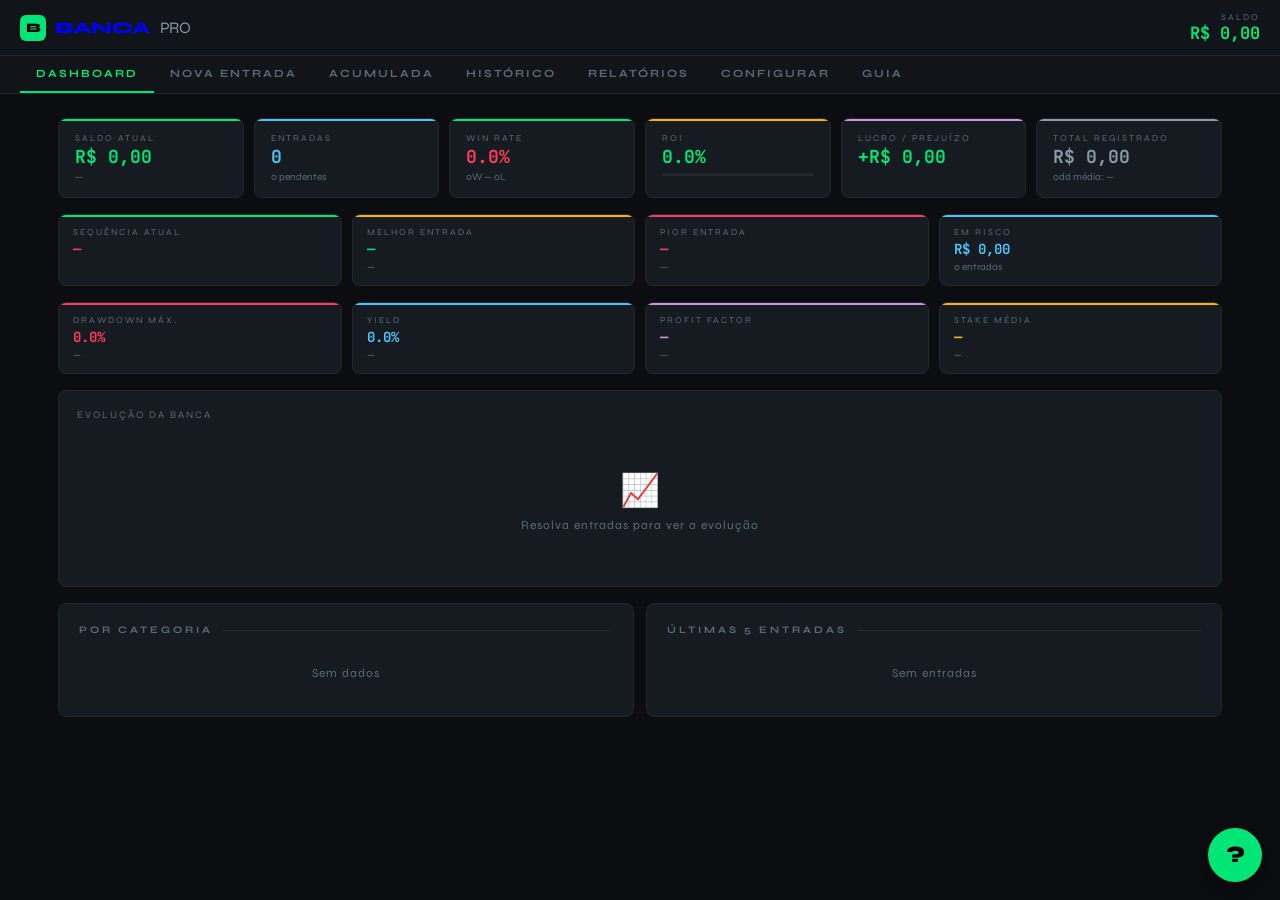
<file: index.html>
<!DOCTYPE html>
<html lang="pt-BR">
<head>
  <meta charset="UTF-8" />
  <meta name="viewport" content="width=device-width, initial-scale=1.0" />
  <title>BancaPRO — Gestão de Banca</title>
  <link href="https://fonts.googleapis.com/css2?family=Syne:wght@400;600;700;800&family=JetBrains+Mono:wght@400;500;700&display=swap" rel="stylesheet">
  <link rel="stylesheet" href="styles.css">
</head>
<body>

  <header>
   <a href="index.html"> <div class="logo">
      <div class="logo-icon">B</div>
      BANCA<span>PRO</span>
    </div></a>
    <div class="hstat">
      <span class="lbl">Saldo</span>
      <span class="val" id="hBal">R$ 0,00</span>
    </div>
  </header>

  <nav>
    <button class="nb active" onclick="goPage('dashboard',this)">Dashboard</button>
    <button class="nb" onclick="goPage('simples',this)">Nova Entrada</button>
    <button class="nb" onclick="goPage('acumulada',this)">Acumulada</button>
    <button class="nb" onclick="goPage('apostas',this)">Histórico</button>
    <button class="nb" onclick="goPage('relatorios',this)">Relatórios</button>
    <button class="nb" onclick="goPage('config',this)">Configurar</button>
 <a  href="guia.html">  <button  class="nb" >Guia</button></a>

  </nav>

  <!-- DASHBOARD -->
  <div id="page-dashboard" class="page active">
    <div class="container">
      <div class="kpi-grid">
        <div class="kpi cg"><div class="kpi-lbl">Saldo Atual</div><div class="kpi-val" id="kBal" style="color:var(--green)">R$ 0,00</div><div class="kpi-sub" id="kBalDiff">—</div></div>
        <div class="kpi cb"><div class="kpi-lbl">Entradas</div><div class="kpi-val" id="kTotal" style="color:var(--blue)">0</div><div class="kpi-sub" id="kPend">0 pendentes</div></div>
        <div class="kpi cg"><div class="kpi-lbl">Win Rate</div><div class="kpi-val" id="kWR">0%</div><div class="kpi-sub" id="kWRsub">0W — 0L</div></div>
        <div class="kpi ca"><div class="kpi-lbl">ROI</div><div class="kpi-val" id="kROI">0%</div><div class="prog-wrap"><div class="prog-bar" id="roiBar" style="width:0%;background:var(--green)"></div></div></div>
        <div class="kpi cp"><div class="kpi-lbl">Lucro / Prejuízo</div><div class="kpi-val" id="kProfit">R$ 0,00</div><div class="kpi-sub" id="kProfSub">—</div></div>
        <div class="kpi cw"><div class="kpi-lbl">Total Registrado</div><div class="kpi-val" id="kStaked" style="color:var(--muted2)">R$ 0,00</div><div class="kpi-sub" id="kAvgOdd">odd média: —</div></div>
      </div>

      <div class="kpi-grid kpi-grid-4">
        <div class="kpi cg kpi-small"><div class="kpi-lbl">Sequência atual</div><div class="kpi-val kpi-val-sm" id="kStreak">—</div><div class="streak-dots" id="streakDots"></div></div>
        <div class="kpi ca kpi-small"><div class="kpi-lbl">Melhor entrada</div><div class="kpi-val kpi-val-sm" id="kBest" style="color:var(--green)">—</div><div class="kpi-sub ellipsis" id="kBestName">—</div></div>
        <div class="kpi cr kpi-small"><div class="kpi-lbl">Pior entrada</div><div class="kpi-val kpi-val-sm" id="kWorst" style="color:var(--red)">—</div><div class="kpi-sub ellipsis" id="kWorstName">—</div></div>
        <div class="kpi cb kpi-small"><div class="kpi-lbl">Em risco</div><div class="kpi-val kpi-val-sm" id="kRisk" style="color:var(--blue)">R$ 0,00</div><div class="kpi-sub" id="kRiskSub">0 entradas</div></div>
      </div>

      <div class="kpi-grid kpi-grid-4">
        <div class="kpi cr kpi-small"><div class="kpi-lbl">Drawdown Máx.</div><div class="kpi-val kpi-val-sm" id="kDD" style="color:var(--red)">0%</div><div class="kpi-sub" id="kDDsub">—</div></div>
        <div class="kpi cb kpi-small"><div class="kpi-lbl">Yield</div><div class="kpi-val kpi-val-sm" id="kYield" style="color:var(--blue)">0%</div><div class="kpi-sub" id="kYieldSub">—</div></div>
        <div class="kpi cp kpi-small"><div class="kpi-lbl">Profit Factor</div><div class="kpi-val kpi-val-sm" id="kPF" style="color:var(--purple)">—</div><div class="kpi-sub" id="kPFSub">—</div></div>
        <div class="kpi ca kpi-small"><div class="kpi-lbl">Stake Média</div><div class="kpi-val kpi-val-sm" id="kAvgStake" style="color:var(--amber)">—</div><div class="kpi-sub" id="kAvgStakeSub">—</div></div>
      </div>

      <div class="chart-wrap">
        <div class="chart-hdr">
          <span class="chart-title">Evolução da banca</span>
          <span class="chart-info" id="chartInfo"></span>
        </div>
        <canvas id="bankChart" height="150"></canvas>
        <div id="chartEmpty" class="empty" style="display:none">
          <div class="empty-icon">📈</div>
          Resolva entradas para ver a evolução
        </div>
      </div>

      <div class="fg c2">
        <div class="card">
          <div class="sec-title">Por categoria</div>
          <div id="catBreakdown"><div class="empty empty-sm">Sem dados</div></div>
        </div>
        <div class="card">
          <div class="sec-title">Últimas 5 entradas</div>
          <div id="recentBets"><div class="empty empty-sm">Sem entradas</div></div>
        </div>
      </div>
    </div>
  </div>

  <!-- NOVA ENTRADA -->
  <div id="page-simples" class="page">
    <div class="container">
      <div id="unitBarS" class="units-bar" style="display:none">
        <strong id="unitValS">—</strong>
        <span id="unitSubS">—</span>
      </div>

      <div class="card">
        <div class="sec-title">Registrar entrada simples</div>
        <div class="fg c3">
          <div class="field cs3"><label>Evento / Time</label><input type="text" id="sEvent" placeholder="Ex: Flamengo vence o Palmeiras"></div>

          <div class="field">
            <label>Categoria</label>
            <select id="sCat">
              <option>⚽ Futebol</option>
              <option>🏀 Basquete</option>
              <option>🎾 Tênis</option>
              <option>🏈 Futebol Americano</option>
              <option>⚾ Beisebol</option>
              <option>🏒 Hockey</option>
              <option>🥊 MMA / Boxe</option>
              <option>🎮 E-Sports</option>
              <option>🎯 Outro</option>
            </select>
          </div>

          <div class="field"><label>Mercado</label><input type="text" id="sMkt" placeholder="Resultado Final, Over 2.5..."></div>

          <div class="field">
            <label>Tipo</label>
            <select id="sMode">
              <option>Pré-evento</option>
              <option>Ao vivo</option>
            </select>
          </div>

          <div class="field"><label>Odd</label><input type="number" id="sOdd" placeholder="1.75" min="1.01" step="0.01" oninput="calcS()"></div>
          <div class="field"><label>Valor (R$)</label><input type="number" id="sStake" placeholder="0.00" min="0.01" step="0.01" oninput="syncUnitsS();calcS()"><div class="hint" id="sHint"></div></div>
          <div class="field"><label>Units</label><input type="number" id="sUnits" placeholder="1.0" min="0.1" step="0.1" oninput="unitsToStakeS()"><div class="hint">Preencha units OU valor</div></div>
          <div class="field"><label>Retorno potencial</label><input type="text" id="sRet" readonly></div>
          <div class="field"><label>Odd implícita</label><input type="text" id="sImplied" readonly class="amber"></div>

          <div class="field">
            <label>Confiança</label>
            <select id="sConf">
              <option>Baixa</option>
              <option>Média</option>
              <option>Alta</option>
            </select>
          </div>

          <div class="field cs3"><label>Observações</label><textarea id="sNotes" placeholder="Análise, contexto, motivo..."></textarea></div>
        </div>

        <div class="warn-bar" id="riskPreviewSimple" style="display:none"></div>

        <div class="btn-row">
          <button class="btn bp" onclick="addSimple()">+ Registrar Entrada</button>
          <button class="btn bo" onclick="clearS()">Limpar</button>
        </div>
      </div>
    </div>
  </div>

  <!-- ACUMULADA -->
  <div id="page-acumulada" class="page">
    <div class="container">
      <div id="unitBarA" class="units-bar" style="display:none">
        <strong id="unitValA">—</strong>
        <span id="unitSubA">—</span>
      </div>

      <div class="card mb">
        <div class="sec-title">Adicionar seleção</div>
        <div class="fg c3">
          <div class="field cs2"><label>Evento / Time</label><input type="text" id="aLegEvent" placeholder="Ex: Palmeiras vence" onkeydown="if(event.key==='Enter')addLeg()"></div>
          <div class="field"><label>Odd desta seleção</label><input type="number" id="aLegOdd" placeholder="1.70" min="1.01" step="0.01" onkeydown="if(event.key==='Enter')addLeg()"></div>

          <div class="field">
            <label>Categoria</label>
            <select id="aLegCat">
              <option>⚽ Futebol</option>
              <option>🏀 Basquete</option>
              <option>🎾 Tênis</option>
              <option>🏈 Futebol Americano</option>
              <option>⚾ Beisebol</option>
              <option>🏒 Hockey</option>
              <option>🥊 MMA / Boxe</option>
              <option>🎮 E-Sports</option>
              <option>🎯 Outro</option>
            </select>
          </div>

          <div class="field cs2"><label>Mercado (opcional)</label><input type="text" id="aLegMkt" placeholder="Resultado final, gols..." onkeydown="if(event.key==='Enter')addLeg()"></div>
        </div>
        <div class="btn-row"><button class="btn bo bsm" onclick="addLeg()">+ Adicionar seleção</button></div>
      </div>

      <div class="card mb">
        <div class="sec-title">Seleções <span id="legCountBadge" class="leg-count-badge"></span></div>
        <div class="leg-builder" id="legBuilder"><div class="empty empty-sm"><div class="empty-icon">🎯</div>Adicione pelo menos 2 seleções</div></div>
        <div class="acc-summary" id="accSummary" style="display:none">
          <div class="acc-stat"><div class="lbl">Seleções</div><div class="val" id="aCount" style="color:var(--orange)">0</div></div>
          <div class="acc-stat"><div class="lbl">Odd total</div><div class="val" id="aTotalOdd" style="color:var(--amber)">1.00</div></div>
          <div class="acc-stat"><div class="lbl">Retorno pot.</div><div class="val" id="aRetShow" style="color:var(--green)">R$ 0,00</div></div>
          <div class="acc-stat"><div class="lbl">Lucro pot.</div><div class="val" id="aProfShow" style="color:var(--green)">R$ 0,00</div></div>
        </div>
      </div>

      <div class="card" id="aStakeCard" style="display:none">
        <div class="sec-title">Valor da entrada</div>
        <div class="fg c3">
          <div class="field"><label>Valor (R$)</label><input type="number" id="aStake" placeholder="0.00" min="0.01" step="0.01" oninput="calcA();syncUnitsA()"><div class="hint" id="aHint"></div></div>
          <div class="field"><label>Units</label><input type="number" id="aUnits" placeholder="1.0" min="0.1" step="0.1" oninput="unitsToStakeA()"><div class="hint">Preencha units OU valor</div></div>
          <div class="field"><label>Retorno potencial</label><input type="text" id="aRet" readonly></div>
          <div class="field cs3"><label>Observações</label><textarea id="aNotes" placeholder="Combinação de jogos, análise..."></textarea></div>
        </div>

        <div class="warn-bar" id="riskPreviewAcc" style="display:none"></div>

        <div class="btn-row">
          <button class="btn borg" onclick="registerAcc()">Registrar Acumulada</button>
          <button class="btn bd" onclick="clearAcc()">Limpar tudo</button>
        </div>
      </div>
    </div>
  </div>

  <!-- HISTÓRICO -->
  <div id="page-apostas" class="page">
    <div class="container">
      <div class="tbl-wrap">
        <div class="tbl-top">
          <div class="tbl-top-l">
            <div class="tabs">
              <button class="tab active" onclick="setF('all',this)">Todas</button>
              <button class="tab" onclick="setF('pending',this)">Pendentes</button>
              <button class="tab" onclick="setF('win',this)">Ganhas</button>
              <button class="tab" onclick="setF('loss',this)">Perdidas</button>
              <button class="tab" onclick="setF('acc',this)">Acumuladas</button>
              <button class="tab" onclick="setF('void',this)">Void/½</button>
            </div>

            <input type="text" class="search-box" id="srch" placeholder="Buscar..." oninput="renderTbl()">

            <select class="sort-sel" id="sortSel" onchange="renderTbl()">
              <option value="newest">Mais recentes</option>
              <option value="oldest">Mais antigas</option>
              <option value="biggest">Maior stake</option>
              <option value="best">Melhor P/L</option>
              <option value="odd">Maior odd</option>
            </select>

            <select class="sort-sel" id="periodSel" onchange="renderTbl()">
              <option value="all">Todo período</option>
              <option value="today">Hoje</option>
              <option value="7d">Últimos 7 dias</option>
              <option value="30d">Últimos 30 dias</option>
              <option value="month">Este mês</option>
            </select>
          </div>

          <div class="action-group">
            <button class="btn bo bsm" onclick="expCSV()">⬇ CSV</button>
            <button class="btn bo bsm" onclick="expJSON()">⬇ JSON</button>
          </div>
        </div>

        <div class="table-scroll">
          <table class="tbl">
            <thead>
              <tr>
                <th>Evento</th>
                <th>Odd</th>
                <th>Valor</th>
                <th>Retorno</th>
                <th>Units</th>
                <th>Status</th>
                <th>P/L</th>
                <th>Ações</th>
              </tr>
            </thead>
            <tbody id="betsTbody"></tbody>
          </table>
        </div>

        <div class="pag">
          <span id="pagInfo">0 entradas</span>
          <div class="pag-btns" id="pagBtns"></div>
        </div>
      </div>
    </div>
  </div>

  <!-- RELATÓRIOS -->
  <div id="page-relatorios" class="page">
    <div class="container">
      <div class="card mb">
        <div class="sec-title">Resumo do período</div>
        <div class="report-grid">
          <div class="report-box"><div class="lbl">Hoje</div><div class="val" id="rToday">—</div></div>
          <div class="report-box"><div class="lbl">Últimos 7 dias</div><div class="val" id="r7">—</div></div>
          <div class="report-box"><div class="lbl">Últimos 30 dias</div><div class="val" id="r30">—</div></div>
          <div class="report-box"><div class="lbl">Este mês</div><div class="val" id="rMonth">—</div></div>
          <div class="report-box"><div class="lbl">Stop diário usado</div><div class="val" id="rDailyStop">—</div></div>
          <div class="report-box"><div class="lbl">Stop semanal usado</div><div class="val" id="rWeeklyStop">—</div></div>
        </div>
      </div>

      <div class="fg c2">
        <div class="card">
          <div class="sec-title">Lucro por mês</div>
          <div id="monthlyReport" class="list-lines"><div class="empty empty-sm">Sem dados</div></div>
        </div>
        <div class="card">
          <div class="sec-title">Lucro por categoria</div>
          <div id="categoryReport" class="list-lines"><div class="empty empty-sm">Sem dados</div></div>
        </div>
      </div>
    </div>
  </div>

  <!-- CONFIG -->
  <div id="page-config" class="page">
    <div class="container">
      <div class="fg c2 mb">
        <div class="card">
          <div class="sec-title">Banca inicial</div>
          <div class="field mb"><label>Valor (R$)</label><input type="number" id="cfgBal" placeholder="500.00" min="1" step="0.01"></div>
          <div class="hint mb">⚠️ Reinicia o histórico de saldo</div>
          <button class="btn bp" onclick="setBal()">Definir banca</button>
        </div>

        <div class="card">
          <div class="sec-title">Units</div>
          <div class="field mb">
            <label>1 unit = X% da banca</label>
            <input type="number" id="cfgUnit" placeholder="1" min="0.1" max="10" step="0.1" oninput="updUnitHint()">
            <div class="hint" id="unitHint">Padrão: 1% por unit</div>
          </div>
          <button class="btn bp" onclick="saveUnit()">Salvar</button>
        </div>
      </div>

      <div class="card mb">
        <div class="sec-title">Gestão de risco</div>
        <div class="fg c4">
          <div class="field"><label>Máx. por entrada (%)</label><input type="number" id="cfgRiskPct" min="0.1" step="0.1" oninput="updRiskHint()"></div>
          <div class="field"><label>Máx. por entrada (units)</label><input type="number" id="cfgRiskUnits" min="0.1" step="0.1" oninput="updRiskHint()"></div>
          <div class="field"><label>Stop diário (%)</label><input type="number" id="cfgDailyLoss" min="0.1" step="0.1" oninput="updRiskHint()"></div>
          <div class="field"><label>Stop semanal (%)</label><input type="number" id="cfgWeeklyLoss" min="0.1" step="0.1" oninput="updRiskHint()"></div>
        </div>
        <div class="warn-bar" id="riskHint">—</div>
        <div class="btn-row"><button class="btn bp" onclick="saveRisk()">Salvar regras de risco</button></div>
      </div>

      <div class="card">
        <div class="sec-title">Dados</div>
        <div class="data-text">Exporte, importe ou limpe seus dados. JSON = backup completo e recuperável.</div>
        <div class="action-group wrap">
          <button class="btn bo" onclick="expCSV()">⬇ CSV</button>
          <button class="btn bo" onclick="expJSON()">⬇ JSON</button>
          <button class="btn bo" onclick="impJSON()">⬆ Importar JSON</button>
          <input type="file" id="impFile" accept=".json" class="hidden" onchange="doImp(event)">
        </div>
        <div class="danger-top">
          <button class="btn bd" onclick="askReset()">🗑 Apagar todos os dados</button>
        </div>
      </div>
    </div>
  </div>

  <!-- MODAL EDITAR -->
  <div class="overlay" id="editOv">
    <div class="modal">
      <div class="modal-title">Editar Entrada<button class="modal-close" onclick="closeEdit()">×</button></div>
      <div class="fg c2">
        <div class="field cs2"><label>Evento</label><input type="text" id="eEv"></div>
        <div class="field"><label>Odd</label><input type="number" id="eOdd" min="1.01" step="0.01"></div>
        <div class="field"><label>Valor (R$)</label><input type="number" id="eStk" min="0.01" step="0.01"></div>

        <div class="field">
          <label>Categoria</label>
          <select id="eCat">
            <option>⚽ Futebol</option>
            <option>🏀 Basquete</option>
            <option>🎾 Tênis</option>
            <option>🏈 Futebol Americano</option>
            <option>⚾ Beisebol</option>
            <option>🏒 Hockey</option>
            <option>🥊 MMA / Boxe</option>
            <option>🎮 E-Sports</option>
            <option>🎯 Outro</option>
          </select>
        </div>

        <div class="field"><label>Mercado</label><input type="text" id="eMkt"></div>

        <div class="field">
          <label>Modo</label>
          <select id="eMode">
            <option>Pré-evento</option>
            <option>Ao vivo</option>
          </select>
        </div>

        <div class="field">
          <label>Confiança</label>
          <select id="eConf">
            <option>Baixa</option>
            <option>Média</option>
            <option>Alta</option>
          </select>
        </div>

        <div class="field cs2"><label>Observações</label><textarea id="eNotes"></textarea></div>
      </div>

      <div class="btn-row">
        <button class="btn bp" onclick="saveEdit()">Salvar</button>
        <button class="btn bo" onclick="closeEdit()">Cancelar</button>
      </div>
    </div>
  </div>

  <!-- MODAL RESOLVER ACUMULADA -->
  <div class="overlay" id="resolveAccOv">
    <div class="modal modal-md">
      <div class="modal-title">Resolver Acumulada<button class="modal-close" onclick="closeResolveAcc()">×</button></div>
      <div class="modal-subtitle">Marque cada seleção. Acumulada ganha somente se todas ganharem. Legs void deduzem a odd automaticamente.</div>
      <div id="resolveLegsWrap"></div>
      <div class="result-preview">
        <div class="lbl">Resultado da acumulada</div>
        <div id="accResultPreview" class="result-preview-text">Resolva todas as seleções para ver o resultado</div>
      </div>
      <div class="btn-row">
        <button class="btn borg" id="confirmAccBtn" onclick="confirmResolveAcc()" disabled>Confirmar resultado</button>
        <button class="btn bo" onclick="closeResolveAcc()">Cancelar</button>
      </div>
    </div>
  </div>

  <!-- MODAL CONFIRMAR -->
  <div class="overlay" id="confirmOv">
    <div class="confirm-modal">
      <div class="c-icon" id="cIcon">⚠️</div>
      <div class="c-title" id="cTitle">Confirmar</div>
      <div class="c-msg" id="cMsg">Tem certeza?</div>
      <div class="c-btns">
        <button class="btn bd" onclick="doCfm()">Confirmar</button>
        <button class="btn bo" onclick="closeCfm()">Cancelar</button>
      </div>
    </div>
  </div>

  <div class="toast" id="toast"></div>
  <!-- CHAT DE AJUDA -->

  
 <!-- CHAT DE AJUDA -->
<button id="helpChatToggle" class="help-chat-toggle" type="button" aria-label="Abrir ajuda">
  ?
</button>

<div id="helpChatPanel" class="help-chat-panel" aria-hidden="true">
  <div class="help-chat-header">
    <div>
      <strong>Ajuda BancaPRO</strong>
      <span id="helpChatContextLabel">assistente do sistema</span>
    </div>

    <div class="help-chat-actions">
      <button id="helpOpenGuide" class="help-chat-mini-btn" type="button">
        Guia
      </button>
      <button id="helpClearChat" class="help-chat-mini-btn" type="button">
        Limpar
      </button>
      <button id="helpChatClose" class="help-chat-close" type="button" aria-label="Fechar ajuda">
        ×
      </button>
    </div>
  </div>

  <div id="helpChatMessages" class="help-chat-messages"></div>

  <div id="helpChatSuggestions" class="help-chat-suggestions"></div>

  <form id="helpChatForm" class="help-chat-form">
    <input
      id="helpChatInput"
      class="help-chat-input"
      type="text"
      placeholder="Digite sua dúvida..."
      autocomplete="off"
    />
    <button class="help-chat-send" type="submit">Enviar</button>
  </form>
</div>
<script src="chat.js"></script>

  <script src="app.js"></script>
</body>
</html>
</file>
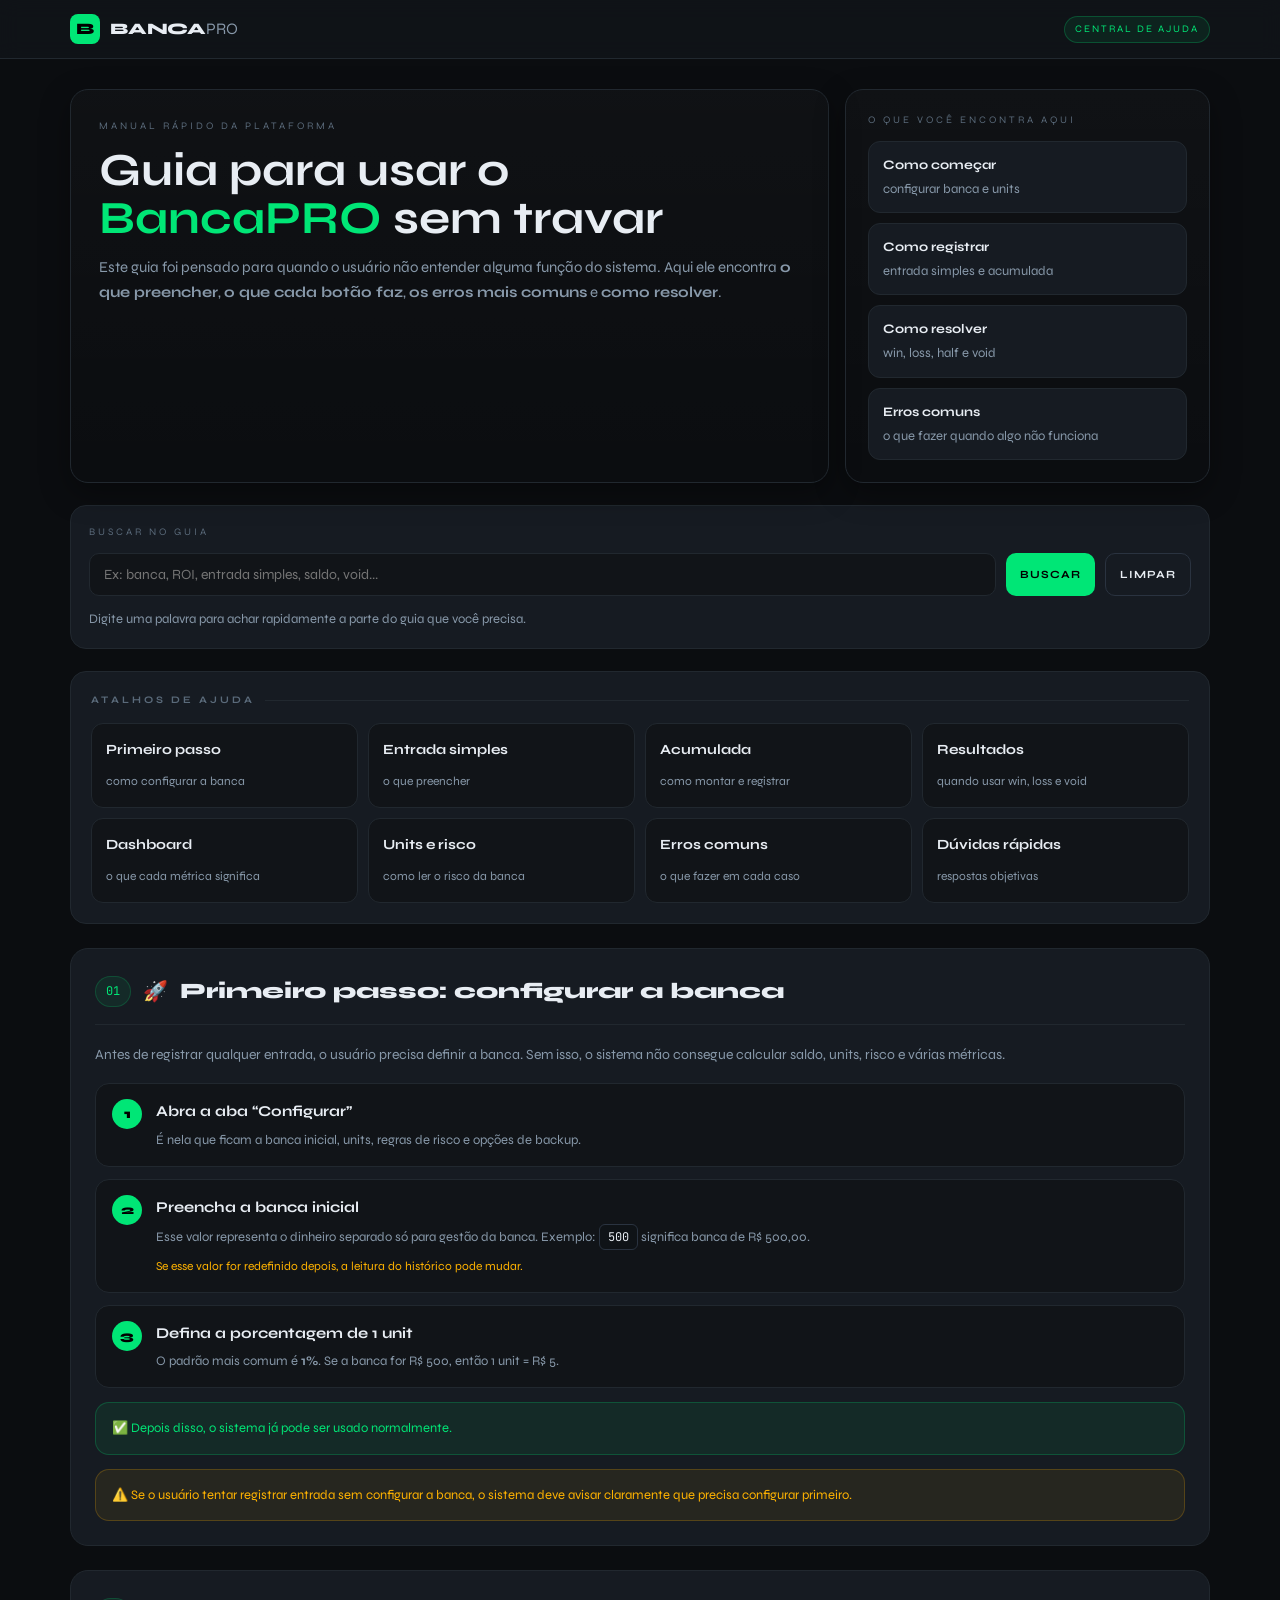
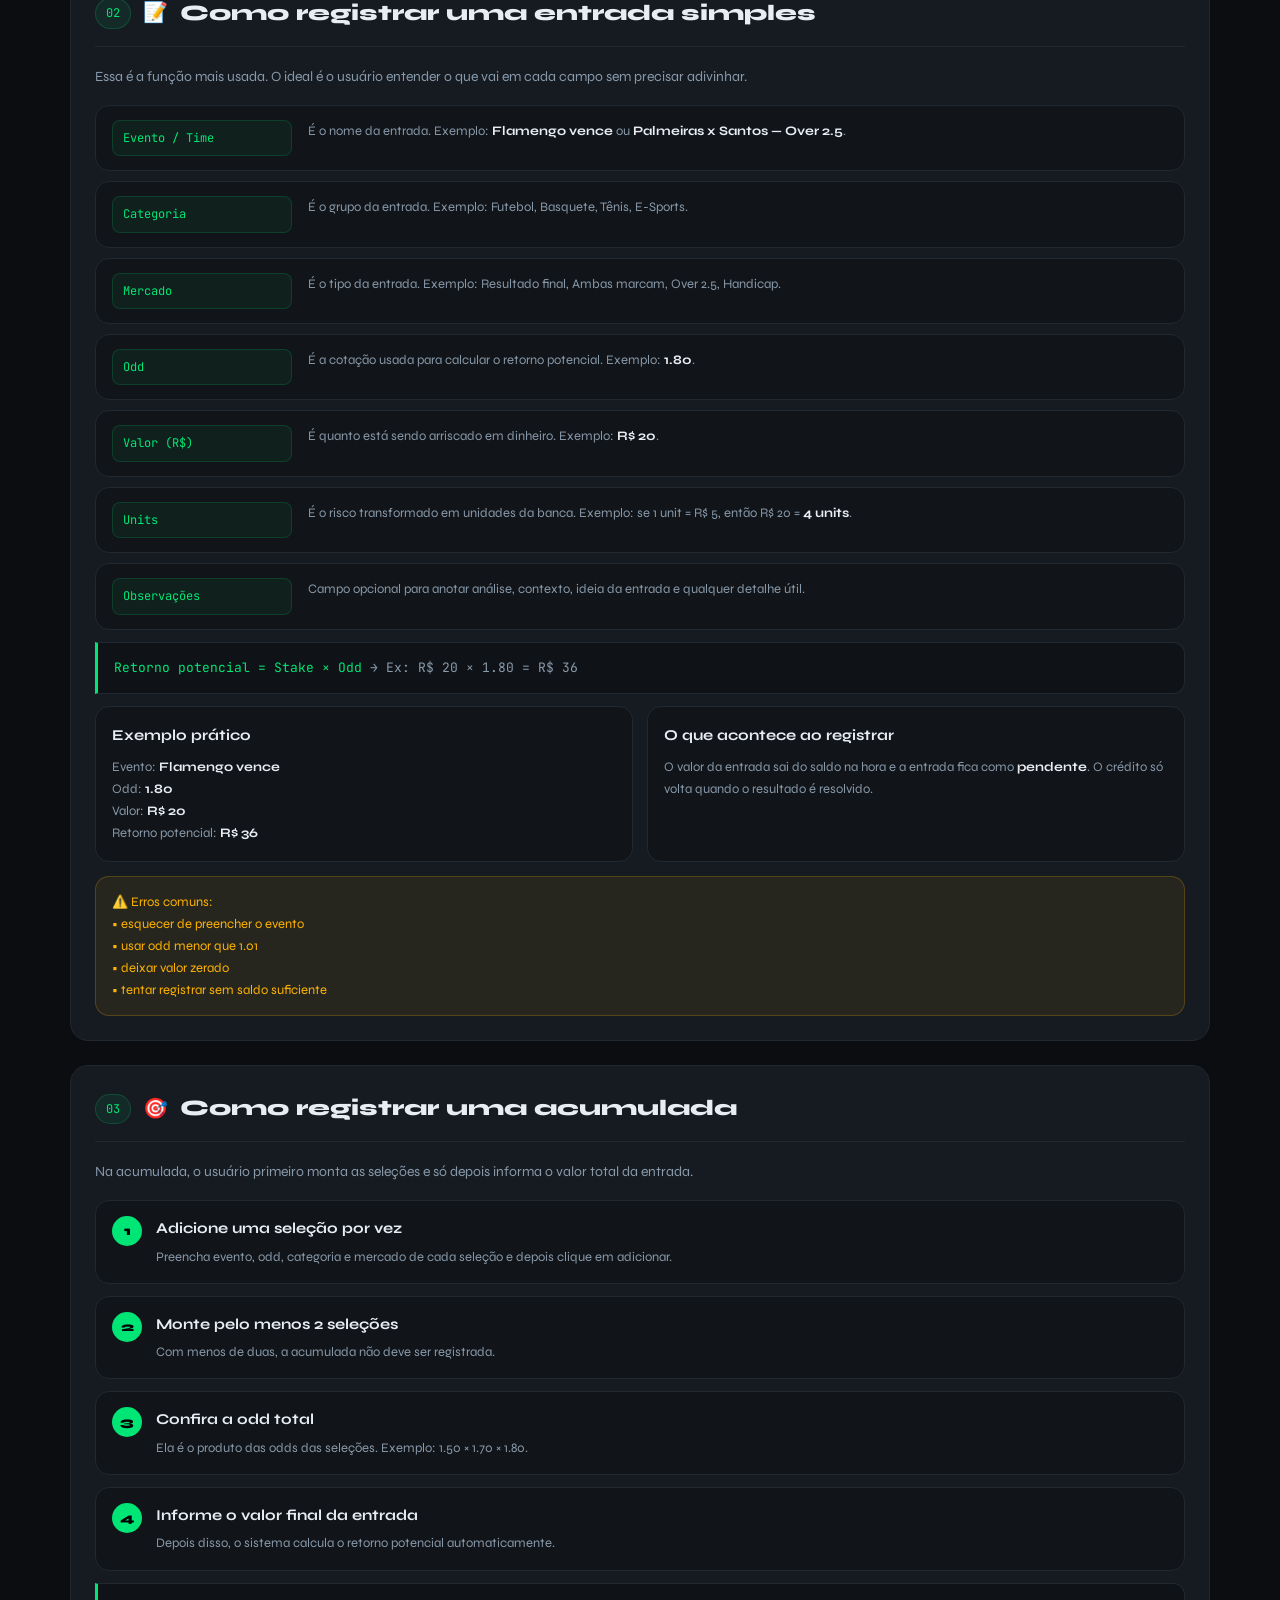
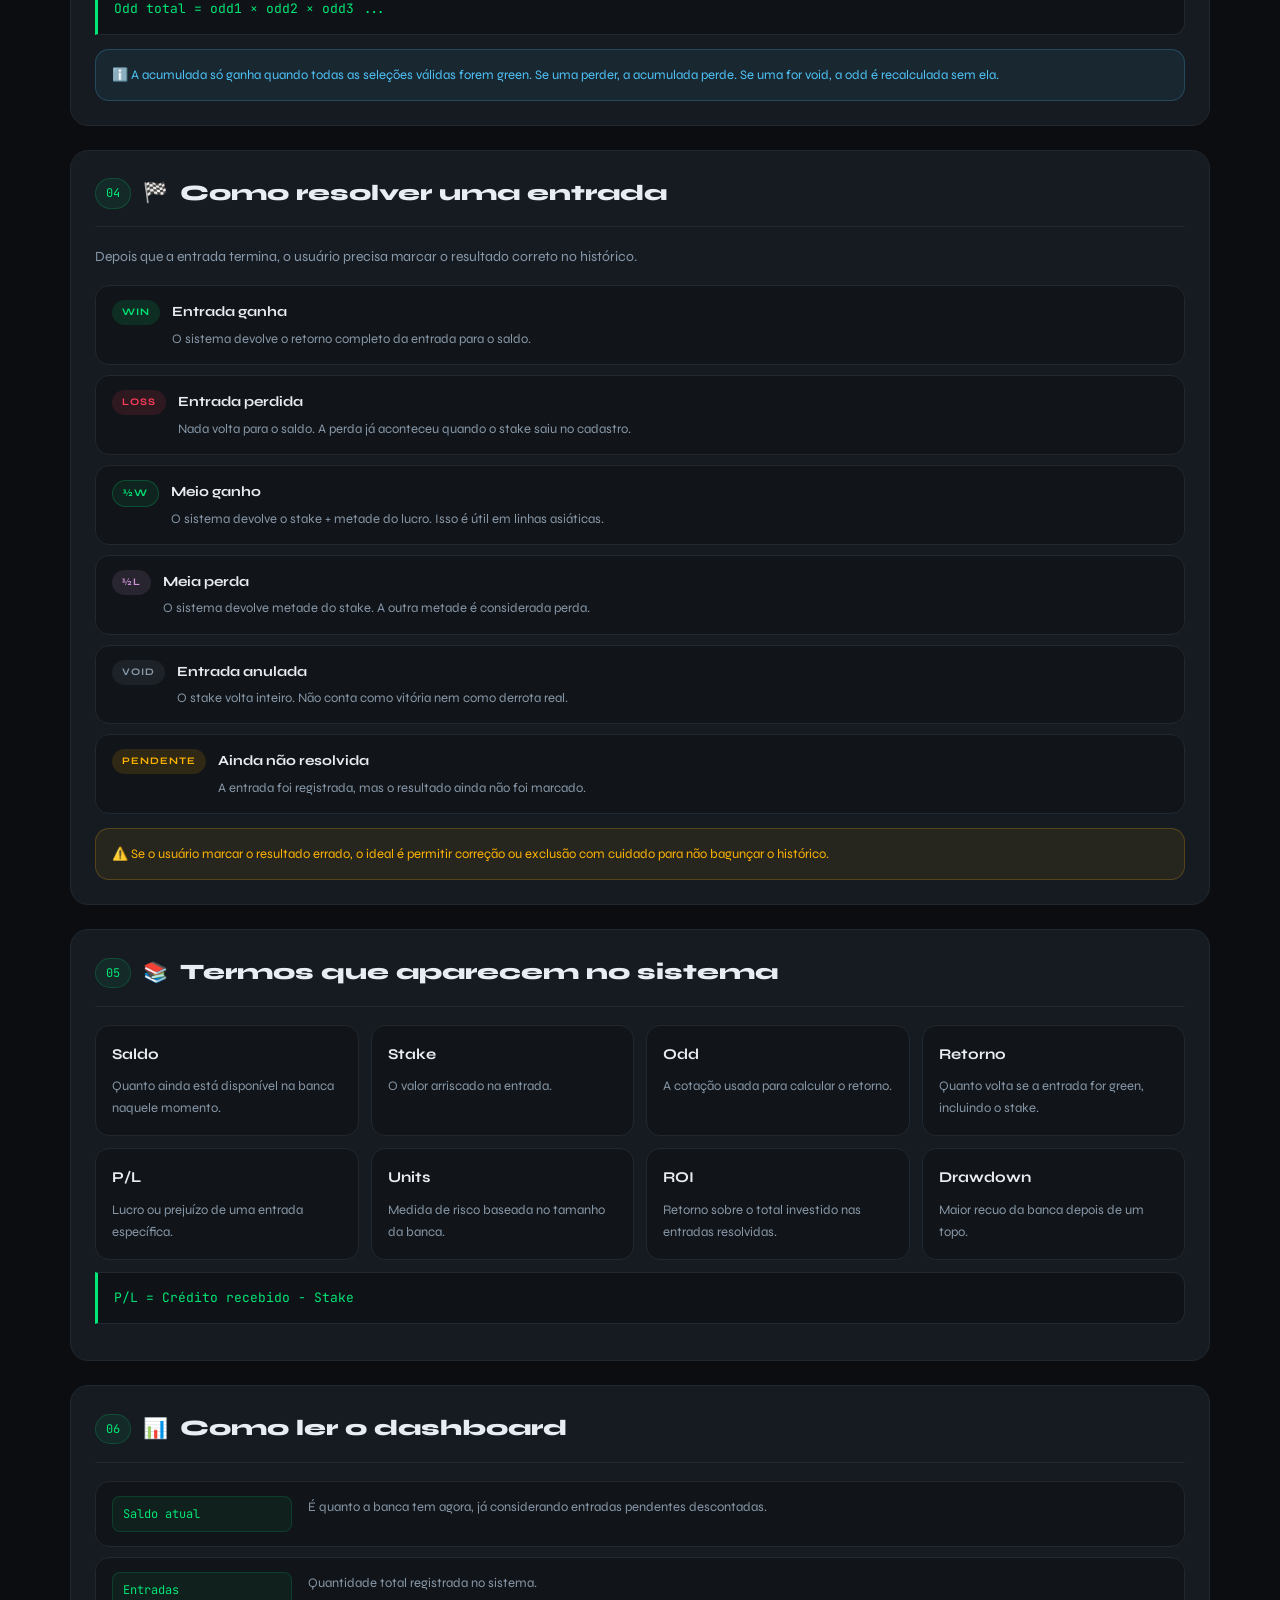
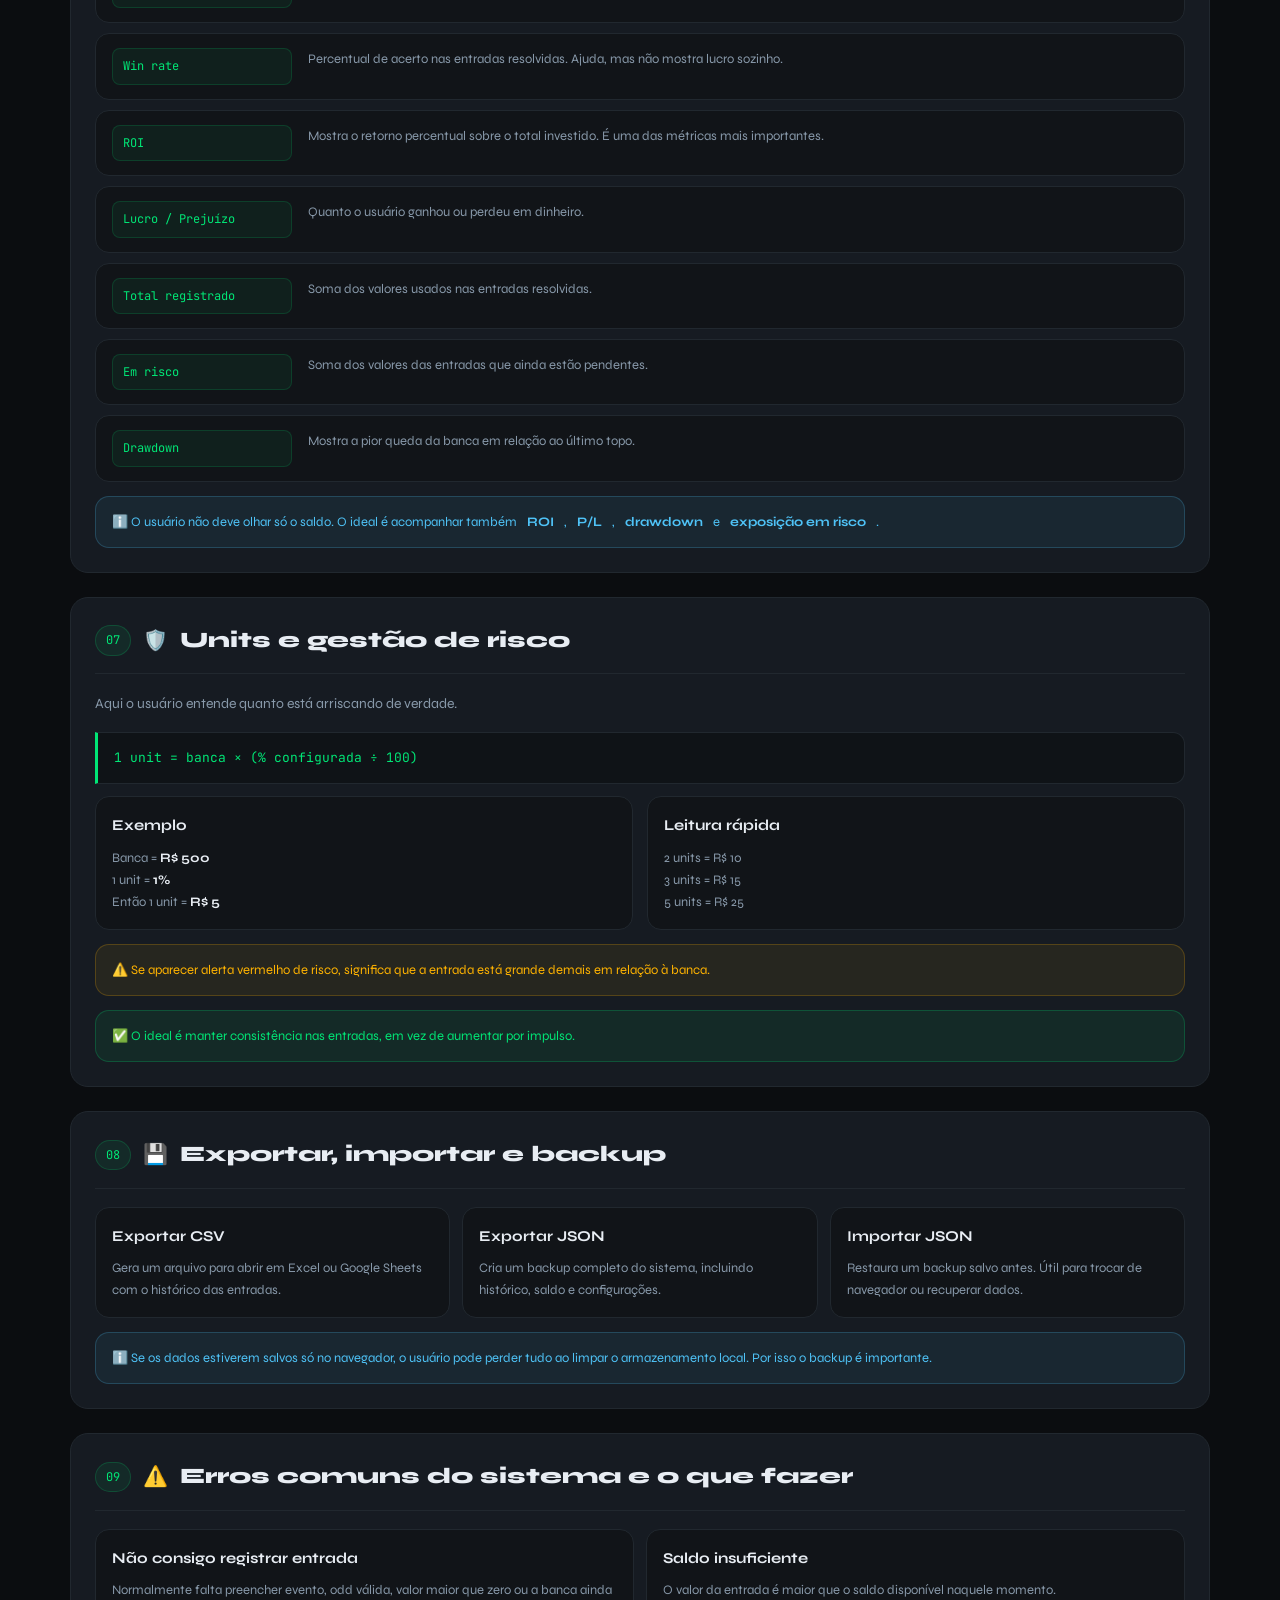
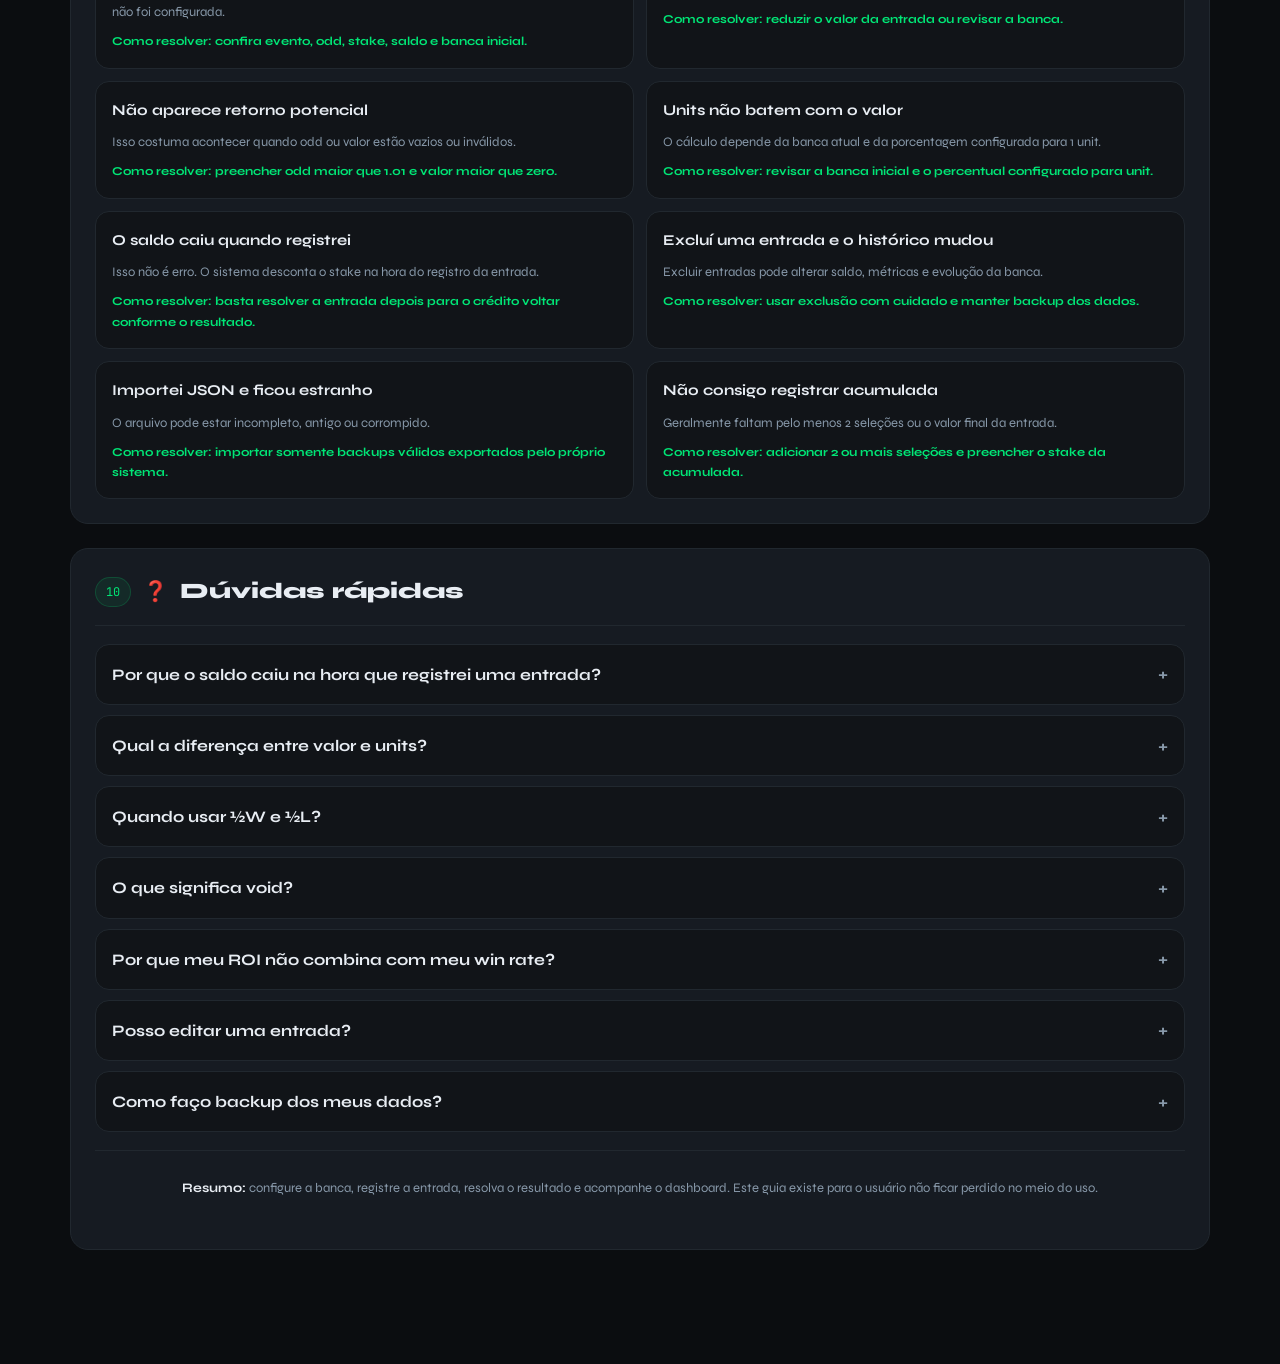
<file: guia.html>
<!DOCTYPE html>
<html lang="pt-BR">
<head>
<meta charset="UTF-8" />
<meta name="viewport" content="width=device-width, initial-scale=1.0" />
<title>BancaPRO — Central de Ajuda</title>
<link href="https://fonts.googleapis.com/css2?family=Syne:wght@400;600;700;800&family=JetBrains+Mono:wght@400;500;700&display=swap" rel="stylesheet">
<style>
*,*::before,*::after{box-sizing:border-box;margin:0;padding:0}

:root{
  --bg:#0b0d10;
  --surface:#111418;
  --card:#161b22;
  --border:#21282f;
  --border2:#2a3340;
  --green:#00e676;
  --red:#ff3d5a;
  --amber:#ffb300;
  --blue:#4fc3f7;
  --purple:#ce93d8;
  --orange:#ff9800;
  --text:#e8edf3;
  --muted:#5a6a7a;
  --muted2:#8899aa;
  --shadow:0 10px 30px rgba(0,0,0,.35);
  --r:12px;
}

html{scroll-behavior:smooth}
body{
  background:var(--bg);
  color:var(--text);
  font-family:'Syne',sans-serif;
  line-height:1.7;
  min-height:100vh;
}

::-webkit-scrollbar{width:6px;height:6px}
::-webkit-scrollbar-track{background:var(--surface)}
::-webkit-scrollbar-thumb{background:var(--border2);border-radius:999px}

a{color:inherit}

header{
  position:sticky;
  top:0;
  z-index:300;
  background:rgba(17,20,24,.92);
  backdrop-filter:blur(10px);
  border-bottom:1px solid var(--border);
}
.header-inner{
  max-width:1180px;
  margin:0 auto;
  padding:14px 20px;
  display:flex;
  align-items:center;
  gap:12px;
}
.logo{
  display:flex;
  align-items:center;
  gap:10px;
  font-weight:800;
  letter-spacing:-.2px;
}
.logo-icon{
  width:30px;height:30px;
  border-radius:8px;
  background:var(--green);
  color:#000;
  display:flex;
  align-items:center;
  justify-content:center;
  font-weight:800;
}
.logo span{color:var(--muted2);font-weight:400}
.header-tag{
  margin-left:auto;
  font-size:10px;
  letter-spacing:2px;
  text-transform:uppercase;
  color:var(--green);
  border:1px solid rgba(0,230,118,.24);
  background:rgba(0,230,118,.08);
  padding:4px 10px;
  border-radius:999px;
}

.wrap{
  max-width:1180px;
  margin:0 auto;
  padding:30px 20px 90px;
}

.hero{
  display:grid;
  grid-template-columns:1.35fr .65fr;
  gap:16px;
  margin-bottom:22px;
}
.hero-main,.hero-side{
  background:linear-gradient(180deg, rgba(255,255,255,.02), rgba(255,255,255,0));
  border:1px solid var(--border);
  border-radius:18px;
  box-shadow:var(--shadow);
}
.hero-main{padding:28px}
.hero-side{padding:22px}
.eyebrow{
  font-size:10px;
  letter-spacing:3px;
  text-transform:uppercase;
  color:var(--muted);
  margin-bottom:12px;
}
.hero h1{
  font-size:clamp(28px,5vw,46px);
  line-height:1.04;
  margin-bottom:12px;
}
.hero h1 em{font-style:normal;color:var(--green)}
.hero p{
  color:var(--muted2);
  font-size:15px;
  max-width:760px;
}
.hero-list{
  display:grid;
  gap:10px;
}
.hero-chip{
  background:var(--card);
  border:1px solid var(--border);
  border-radius:12px;
  padding:12px 14px;
  font-size:13px;
  color:var(--muted2);
}
.hero-chip strong{display:block;color:var(--text);margin-bottom:2px}

.search-box{
  background:var(--card);
  border:1px solid var(--border);
  border-radius:16px;
  padding:18px;
  margin-bottom:22px;
}
.search-head{
  display:flex;
  align-items:center;
  gap:10px;
  margin-bottom:12px;
  color:var(--muted);
  font-size:10px;
  letter-spacing:3px;
  text-transform:uppercase;
}
.search-row{
  display:flex;
  gap:10px;
  flex-wrap:wrap;
}
.search-input{
  flex:1;
  min-width:240px;
  background:var(--surface);
  border:1px solid var(--border);
  border-radius:10px;
  color:var(--text);
  font-family:'Syne',sans-serif;
  font-size:14px;
  padding:12px 14px;
  outline:none;
}
.search-input:focus{
  border-color:var(--green);
  box-shadow:0 0 0 3px rgba(0,230,118,.08);
}
.search-btn,.clear-btn,.top-btn{
  border:none;
  cursor:pointer;
  font-family:'Syne',sans-serif;
  font-weight:700;
  letter-spacing:1px;
  text-transform:uppercase;
  font-size:11px;
  border-radius:10px;
  padding:11px 14px;
  transition:.2s;
}
.search-btn{
  background:var(--green);
  color:#000;
}
.search-btn:hover{background:#00ff94}
.clear-btn{
  background:transparent;
  border:1px solid var(--border2);
  color:var(--text);
}
.clear-btn:hover{border-color:var(--text)}
.search-result{
  margin-top:12px;
  font-size:13px;
  color:var(--muted2);
}
mark{
  background:rgba(255,179,0,.18);
  color:#fff;
  padding:0 2px;
  border-radius:3px;
}

.quick{
  background:var(--card);
  border:1px solid var(--border);
  border-radius:16px;
  padding:20px;
  margin-bottom:24px;
}
.quick-title{
  font-size:10px;
  font-weight:700;
  letter-spacing:3px;
  text-transform:uppercase;
  color:var(--muted);
  margin-bottom:14px;
  display:flex;
  align-items:center;
  gap:10px;
}
.quick-title::after{
  content:'';
  flex:1;
  height:1px;
  background:var(--border);
}
.quick-grid{
  display:grid;
  grid-template-columns:repeat(4,1fr);
  gap:10px;
}
.quick-link{
  display:block;
  text-decoration:none;
  background:var(--surface);
  border:1px solid var(--border);
  border-radius:12px;
  padding:14px;
  transition:.2s;
}
.quick-link:hover{
  border-color:var(--border2);
  transform:translateY(-1px);
}
.quick-link strong{
  display:block;
  color:var(--text);
  margin-bottom:4px;
  font-size:14px;
}
.quick-link span{
  color:var(--muted2);
  font-size:12px;
}

.section{
  margin-bottom:24px;
  scroll-margin-top:92px;
}
.section-box{
  background:var(--card);
  border:1px solid var(--border);
  border-radius:18px;
  padding:24px;
}
.section-header{
  display:flex;
  align-items:center;
  gap:12px;
  margin-bottom:18px;
  padding-bottom:14px;
  border-bottom:1px solid var(--border);
}
.section-num{
  font-family:'JetBrains Mono',monospace;
  font-size:12px;
  color:var(--green);
  background:rgba(0,230,118,.08);
  border:1px solid rgba(0,230,118,.18);
  padding:4px 10px;
  border-radius:999px;
}
.section-icon{font-size:20px}
.section-title{font-size:22px;font-weight:800}
.section-sub{
  color:var(--muted2);
  margin-bottom:16px;
  font-size:14px;
}

.grid-2{display:grid;grid-template-columns:1fr 1fr;gap:14px}
.grid-3{display:grid;grid-template-columns:repeat(3,1fr);gap:12px}
.grid-4{display:grid;grid-template-columns:repeat(4,1fr);gap:12px}

.card{
  background:var(--surface);
  border:1px solid var(--border);
  border-radius:14px;
  padding:16px;
}
.card h3{
  font-size:15px;
  margin-bottom:8px;
}
.card p{
  color:var(--muted2);
  font-size:13px;
}
.card strong{color:var(--text)}

.steps{
  display:flex;
  flex-direction:column;
  gap:12px;
}
.step{
  display:flex;
  gap:14px;
  background:var(--surface);
  border:1px solid var(--border);
  border-radius:14px;
  padding:15px 16px;
}
.step-num{
  width:30px;height:30px;
  flex-shrink:0;
  background:var(--green);
  color:#000;
  border-radius:50%;
  display:flex;
  align-items:center;
  justify-content:center;
  font-weight:800;
  font-size:13px;
}
.step h4{
  font-size:15px;
  margin-bottom:4px;
}
.step p{
  font-size:13px;
  color:var(--muted2);
}
.step .mini{
  margin-top:6px;
  color:var(--amber);
  font-size:12px;
}

.help-list{
  display:flex;
  flex-direction:column;
  gap:10px;
}
.help-item{
  display:grid;
  grid-template-columns:180px 1fr;
  gap:16px;
  align-items:start;
  background:var(--surface);
  border:1px solid var(--border);
  border-radius:14px;
  padding:14px 16px;
}
.help-key{
  font-family:'JetBrains Mono',monospace;
  font-size:12px;
  color:var(--green);
  background:rgba(0,230,118,.06);
  border:1px solid rgba(0,230,118,.15);
  padding:7px 10px;
  border-radius:8px;
}
.help-value{
  font-size:13px;
  color:var(--muted2);
}
.help-value strong{color:var(--text)}

.formula{
  background:#0f1317;
  border:1px solid var(--border);
  border-left:3px solid var(--green);
  border-radius:0 12px 12px 0;
  padding:14px 16px;
  font-family:'JetBrains Mono',monospace;
  font-size:13px;
  color:var(--green);
  margin:12px 0;
}
.formula span{color:var(--muted2)}

.note,.warn,.info,.ok{
  border-radius:14px;
  padding:14px 16px;
  font-size:13px;
  display:flex;
  gap:10px;
  margin-top:14px;
}
.note{
  background:rgba(255,255,255,.03);
  border:1px solid var(--border);
  color:var(--muted2);
}
.warn{
  background:rgba(255,179,0,.07);
  border:1px solid rgba(255,179,0,.22);
  color:var(--amber);
}
.info{
  background:rgba(79,195,247,.07);
  border:1px solid rgba(79,195,247,.22);
  color:var(--blue);
}
.ok{
  background:rgba(0,230,118,.07);
  border:1px solid rgba(0,230,118,.22);
  color:var(--green);
}

.results{
  display:grid;
  gap:10px;
}
.result{
  display:flex;
  gap:12px;
  background:var(--surface);
  border:1px solid var(--border);
  border-radius:14px;
  padding:14px 16px;
}
.badge{
  font-size:10px;
  font-weight:700;
  letter-spacing:1px;
  text-transform:uppercase;
  padding:4px 10px;
  border-radius:999px;
  align-self:flex-start;
  white-space:nowrap;
}
.b-win{background:rgba(0,230,118,.12);color:var(--green)}
.b-loss{background:rgba(255,61,90,.12);color:var(--red)}
.b-halfwin{background:rgba(0,230,118,.08);color:var(--green);border:1px solid rgba(0,230,118,.22)}
.b-halfloss{background:rgba(206,147,216,.12);color:var(--purple)}
.b-void{background:rgba(90,106,122,.16);color:var(--muted2)}
.b-pending{background:rgba(255,179,0,.12);color:var(--amber)}
.result h4{font-size:14px;margin-bottom:4px}
.result p{font-size:13px;color:var(--muted2)}

.err-grid{
  display:grid;
  grid-template-columns:1fr 1fr;
  gap:12px;
}
.err-card{
  background:var(--surface);
  border:1px solid var(--border);
  border-radius:14px;
  padding:16px;
}
.err-card h3{
  font-size:15px;
  margin-bottom:8px;
  color:var(--text);
}
.err-card p{
  font-size:13px;
  color:var(--muted2);
  margin-bottom:8px;
}
.err-card .fix{
  color:var(--green);
  font-size:12px;
  font-weight:700;
}

.faq{
  display:flex;
  flex-direction:column;
  gap:10px;
}
details{
  background:var(--surface);
  border:1px solid var(--border);
  border-radius:14px;
  overflow:hidden;
}
summary{
  cursor:pointer;
  font-weight:700;
  list-style:none;
  padding:16px;
  position:relative;
}
summary::-webkit-details-marker{display:none}
summary::after{
  content:'+';
  position:absolute;
  right:16px;
  top:50%;
  transform:translateY(-50%);
  color:var(--muted2);
  font-size:18px;
  transition:.2s;
}
details[open] summary::after{
  content:'–';
}
.faq-body{
  padding:0 16px 16px;
  color:var(--muted2);
  font-size:13px;
  border-top:1px solid var(--border);
}

.kbd{
  display:inline-block;
  background:#0f1317;
  border:1px solid var(--border2);
  color:var(--text);
  border-radius:6px;
  padding:2px 8px;
  font-size:12px;
  font-family:'JetBrains Mono',monospace;
}

.footer-box{
  margin-top:18px;
  text-align:center;
  color:var(--muted2);
  font-size:13px;
  padding:26px 16px;
  border-top:1px solid var(--border);
}
.footer-box strong{color:var(--text)}

.top-btn{
  position:fixed;
  right:18px;
  bottom:18px;
  z-index:400;
  background:var(--green);
  color:#000;
  box-shadow:var(--shadow);
  opacity:0;
  pointer-events:none;
  transform:translateY(10px);
}
.top-btn.show{
  opacity:1;
  pointer-events:auto;
  transform:translateY(0);
}

.hidden-by-search{
  display:none !important;
}

@media(max-width:980px){
  .hero{grid-template-columns:1fr}
  .quick-grid{grid-template-columns:1fr 1fr}
  .grid-3,.grid-4,.err-grid{grid-template-columns:1fr 1fr}
}
@media(max-width:700px){
  .grid-2,.grid-3,.grid-4,.quick-grid,.err-grid{grid-template-columns:1fr}
  .help-item{grid-template-columns:1fr}
  .section-box{padding:18px}
  .header-inner{padding:12px 16px}
  .wrap{padding:22px 16px 90px}
}
a{
    text-decoration: none;
}
</style>
</head>
<body>

<header>
  <div class="header-inner">
   <a href="index.html"> <div class="logo">
      <div class="logo-icon">B</div>
      <div>BANCA<span>PRO</span></div>
    </div></a>
    <div class="header-tag">Central de Ajuda</div>
  </div>
</header>

<div class="wrap">

  <section class="hero search-target">
    <div class="hero-main">
      <div class="eyebrow">manual rápido da plataforma</div>
      <h1>Guia para usar o <em>BancaPRO</em> sem travar</h1>
      <p>
        Este guia foi pensado para quando o usuário não entender alguma função do sistema.
        Aqui ele encontra <strong>o que preencher</strong>, <strong>o que cada botão faz</strong>,
        <strong>os erros mais comuns</strong> e <strong>como resolver</strong>.
      </p>
    </div>
    <div class="hero-side">
      <div class="eyebrow">o que você encontra aqui</div>
      <div class="hero-list">
        <div class="hero-chip"><strong>Como começar</strong>configurar banca e units</div>
        <div class="hero-chip"><strong>Como registrar</strong>entrada simples e acumulada</div>
        <div class="hero-chip"><strong>Como resolver</strong>win, loss, half e void</div>
        <div class="hero-chip"><strong>Erros comuns</strong>o que fazer quando algo não funciona</div>
      </div>
    </div>
  </section>

  <section class="search-box">
    <div class="search-head">buscar no guia</div>
    <div class="search-row">
      <input
        id="guideSearch"
        class="search-input"
        type="text"
        placeholder="Ex: banca, ROI, entrada simples, saldo, void..."
      >
      <button class="search-btn" onclick="searchGuide()">Buscar</button>
      <button class="clear-btn" onclick="clearGuideSearch()">Limpar</button>
    </div>
    <div class="search-result" id="searchResult">
      Digite uma palavra para achar rapidamente a parte do guia que você precisa.
    </div>
  </section>

  <section class="quick search-target">
    <div class="quick-title">atalhos de ajuda</div>
    <div class="quick-grid">
      <a class="quick-link" href="#inicio"><strong>Primeiro passo</strong><span>como configurar a banca</span></a>
      <a class="quick-link" href="#simples"><strong>Entrada simples</strong><span>o que preencher</span></a>
      <a class="quick-link" href="#acumulada"><strong>Acumulada</strong><span>como montar e registrar</span></a>
      <a class="quick-link" href="#resolver"><strong>Resultados</strong><span>quando usar win, loss e void</span></a>
      <a class="quick-link" href="#dashboard"><strong>Dashboard</strong><span>o que cada métrica significa</span></a>
      <a class="quick-link" href="#units"><strong>Units e risco</strong><span>como ler o risco da banca</span></a>
      <a class="quick-link" href="#erros"><strong>Erros comuns</strong><span>o que fazer em cada caso</span></a>
      <a class="quick-link" href="#faq"><strong>Dúvidas rápidas</strong><span>respostas objetivas</span></a>
    </div>
  </section>

  <section class="section search-target" id="inicio">
    <div class="section-box">
      <div class="section-header">
        <span class="section-num">01</span>
        <span class="section-icon">🚀</span>
        <h2 class="section-title">Primeiro passo: configurar a banca</h2>
      </div>

      <p class="section-sub">
        Antes de registrar qualquer entrada, o usuário precisa definir a banca.
        Sem isso, o sistema não consegue calcular saldo, units, risco e várias métricas.
      </p>

      <div class="steps">
        <div class="step">
          <div class="step-num">1</div>
          <div>
            <h4>Abra a aba “Configurar”</h4>
            <p>É nela que ficam a banca inicial, units, regras de risco e opções de backup.</p>
          </div>
        </div>

        <div class="step">
          <div class="step-num">2</div>
          <div>
            <h4>Preencha a banca inicial</h4>
            <p>Esse valor representa o dinheiro separado só para gestão da banca. Exemplo: <span class="kbd">500</span> significa banca de R$ 500,00.</p>
            <div class="mini">Se esse valor for redefinido depois, a leitura do histórico pode mudar.</div>
          </div>
        </div>

        <div class="step">
          <div class="step-num">3</div>
          <div>
            <h4>Defina a porcentagem de 1 unit</h4>
            <p>O padrão mais comum é <strong>1%</strong>. Se a banca for R$ 500, então 1 unit = R$ 5.</p>
          </div>
        </div>
      </div>

      <div class="ok">✅ Depois disso, o sistema já pode ser usado normalmente.</div>
      <div class="warn">⚠️ Se o usuário tentar registrar entrada sem configurar a banca, o sistema deve avisar claramente que precisa configurar primeiro.</div>
    </div>
  </section>

  <section class="section search-target" id="simples">
    <div class="section-box">
      <div class="section-header">
        <span class="section-num">02</span>
        <span class="section-icon">📝</span>
        <h2 class="section-title">Como registrar uma entrada simples</h2>
      </div>

      <p class="section-sub">
        Essa é a função mais usada. O ideal é o usuário entender o que vai em cada campo sem precisar adivinhar.
      </p>

      <div class="help-list">
        <div class="help-item">
          <div class="help-key">Evento / Time</div>
          <div class="help-value">É o nome da entrada. Exemplo: <strong>Flamengo vence</strong> ou <strong>Palmeiras x Santos — Over 2.5</strong>.</div>
        </div>
        <div class="help-item">
          <div class="help-key">Categoria</div>
          <div class="help-value">É o grupo da entrada. Exemplo: Futebol, Basquete, Tênis, E-Sports.</div>
        </div>
        <div class="help-item">
          <div class="help-key">Mercado</div>
          <div class="help-value">É o tipo da entrada. Exemplo: Resultado final, Ambas marcam, Over 2.5, Handicap.</div>
        </div>
        <div class="help-item">
          <div class="help-key">Odd</div>
          <div class="help-value">É a cotação usada para calcular o retorno potencial. Exemplo: <strong>1.80</strong>.</div>
        </div>
        <div class="help-item">
          <div class="help-key">Valor (R$)</div>
          <div class="help-value">É quanto está sendo arriscado em dinheiro. Exemplo: <strong>R$ 20</strong>.</div>
        </div>
        <div class="help-item">
          <div class="help-key">Units</div>
          <div class="help-value">É o risco transformado em unidades da banca. Exemplo: se 1 unit = R$ 5, então R$ 20 = <strong>4 units</strong>.</div>
        </div>
        <div class="help-item">
          <div class="help-key">Observações</div>
          <div class="help-value">Campo opcional para anotar análise, contexto, ideia da entrada e qualquer detalhe útil.</div>
        </div>
      </div>

      <div class="formula">Retorno potencial = Stake × Odd <span>→ Ex: R$ 20 × 1.80 = R$ 36</span></div>

      <div class="grid-2">
        <div class="card">
          <h3>Exemplo prático</h3>
          <p>
            Evento: <strong>Flamengo vence</strong><br>
            Odd: <strong>1.80</strong><br>
            Valor: <strong>R$ 20</strong><br>
            Retorno potencial: <strong>R$ 36</strong>
          </p>
        </div>
        <div class="card">
          <h3>O que acontece ao registrar</h3>
          <p>
            O valor da entrada sai do saldo na hora e a entrada fica como <strong>pendente</strong>.
            O crédito só volta quando o resultado é resolvido.
          </p>
        </div>
      </div>

      <div class="warn">
        ⚠️ Erros comuns:
        <br>• esquecer de preencher o evento
        <br>• usar odd menor que 1.01
        <br>• deixar valor zerado
        <br>• tentar registrar sem saldo suficiente
      </div>
    </div>
  </section>

  <section class="section search-target" id="acumulada">
    <div class="section-box">
      <div class="section-header">
        <span class="section-num">03</span>
        <span class="section-icon">🎯</span>
        <h2 class="section-title">Como registrar uma acumulada</h2>
      </div>

      <p class="section-sub">
        Na acumulada, o usuário primeiro monta as seleções e só depois informa o valor total da entrada.
      </p>

      <div class="steps">
        <div class="step">
          <div class="step-num">1</div>
          <div>
            <h4>Adicione uma seleção por vez</h4>
            <p>Preencha evento, odd, categoria e mercado de cada seleção e depois clique em adicionar.</p>
          </div>
        </div>
        <div class="step">
          <div class="step-num">2</div>
          <div>
            <h4>Monte pelo menos 2 seleções</h4>
            <p>Com menos de duas, a acumulada não deve ser registrada.</p>
          </div>
        </div>
        <div class="step">
          <div class="step-num">3</div>
          <div>
            <h4>Confira a odd total</h4>
            <p>Ela é o produto das odds das seleções. Exemplo: 1.50 × 1.70 × 1.80.</p>
          </div>
        </div>
        <div class="step">
          <div class="step-num">4</div>
          <div>
            <h4>Informe o valor final da entrada</h4>
            <p>Depois disso, o sistema calcula o retorno potencial automaticamente.</p>
          </div>
        </div>
      </div>

      <div class="formula">Odd total = odd1 × odd2 × odd3 ...</div>

      <div class="info">
        ℹ️ A acumulada só ganha quando todas as seleções válidas forem green.
        Se uma perder, a acumulada perde. Se uma for void, a odd é recalculada sem ela.
      </div>
    </div>
  </section>

  <section class="section search-target" id="resolver">
    <div class="section-box">
      <div class="section-header">
        <span class="section-num">04</span>
        <span class="section-icon">🏁</span>
        <h2 class="section-title">Como resolver uma entrada</h2>
      </div>

      <p class="section-sub">
        Depois que a entrada termina, o usuário precisa marcar o resultado correto no histórico.
      </p>

      <div class="results">
        <div class="result">
          <span class="badge b-win">Win</span>
          <div>
            <h4>Entrada ganha</h4>
            <p>O sistema devolve o retorno completo da entrada para o saldo.</p>
          </div>
        </div>

        <div class="result">
          <span class="badge b-loss">Loss</span>
          <div>
            <h4>Entrada perdida</h4>
            <p>Nada volta para o saldo. A perda já aconteceu quando o stake saiu no cadastro.</p>
          </div>
        </div>

        <div class="result">
          <span class="badge b-halfwin">½W</span>
          <div>
            <h4>Meio ganho</h4>
            <p>O sistema devolve o stake + metade do lucro. Isso é útil em linhas asiáticas.</p>
          </div>
        </div>

        <div class="result">
          <span class="badge b-halfloss">½L</span>
          <div>
            <h4>Meia perda</h4>
            <p>O sistema devolve metade do stake. A outra metade é considerada perda.</p>
          </div>
        </div>

        <div class="result">
          <span class="badge b-void">Void</span>
          <div>
            <h4>Entrada anulada</h4>
            <p>O stake volta inteiro. Não conta como vitória nem como derrota real.</p>
          </div>
        </div>

        <div class="result">
          <span class="badge b-pending">Pendente</span>
          <div>
            <h4>Ainda não resolvida</h4>
            <p>A entrada foi registrada, mas o resultado ainda não foi marcado.</p>
          </div>
        </div>
      </div>

      <div class="warn">
        ⚠️ Se o usuário marcar o resultado errado, o ideal é permitir correção ou exclusão com cuidado para não bagunçar o histórico.
      </div>
    </div>
  </section>

  <section class="section search-target" id="termos">
    <div class="section-box">
      <div class="section-header">
        <span class="section-num">05</span>
        <span class="section-icon">📚</span>
        <h2 class="section-title">Termos que aparecem no sistema</h2>
      </div>

      <div class="grid-4">
        <div class="card"><h3>Saldo</h3><p>Quanto ainda está disponível na banca naquele momento.</p></div>
        <div class="card"><h3>Stake</h3><p>O valor arriscado na entrada.</p></div>
        <div class="card"><h3>Odd</h3><p>A cotação usada para calcular o retorno.</p></div>
        <div class="card"><h3>Retorno</h3><p>Quanto volta se a entrada for green, incluindo o stake.</p></div>
        <div class="card"><h3>P/L</h3><p>Lucro ou prejuízo de uma entrada específica.</p></div>
        <div class="card"><h3>Units</h3><p>Medida de risco baseada no tamanho da banca.</p></div>
        <div class="card"><h3>ROI</h3><p>Retorno sobre o total investido nas entradas resolvidas.</p></div>
        <div class="card"><h3>Drawdown</h3><p>Maior recuo da banca depois de um topo.</p></div>
      </div>

      <div class="formula">P/L = Crédito recebido − Stake</div>
    </div>
  </section>

  <section class="section search-target" id="dashboard">
    <div class="section-box">
      <div class="section-header">
        <span class="section-num">06</span>
        <span class="section-icon">📊</span>
        <h2 class="section-title">Como ler o dashboard</h2>
      </div>

      <div class="help-list">
        <div class="help-item">
          <div class="help-key">Saldo atual</div>
          <div class="help-value">É quanto a banca tem agora, já considerando entradas pendentes descontadas.</div>
        </div>
        <div class="help-item">
          <div class="help-key">Entradas</div>
          <div class="help-value">Quantidade total registrada no sistema.</div>
        </div>
        <div class="help-item">
          <div class="help-key">Win rate</div>
          <div class="help-value">Percentual de acerto nas entradas resolvidas. Ajuda, mas não mostra lucro sozinho.</div>
        </div>
        <div class="help-item">
          <div class="help-key">ROI</div>
          <div class="help-value">Mostra o retorno percentual sobre o total investido. É uma das métricas mais importantes.</div>
        </div>
        <div class="help-item">
          <div class="help-key">Lucro / Prejuízo</div>
          <div class="help-value">Quanto o usuário ganhou ou perdeu em dinheiro.</div>
        </div>
        <div class="help-item">
          <div class="help-key">Total registrado</div>
          <div class="help-value">Soma dos valores usados nas entradas resolvidas.</div>
        </div>
        <div class="help-item">
          <div class="help-key">Em risco</div>
          <div class="help-value">Soma dos valores das entradas que ainda estão pendentes.</div>
        </div>
        <div class="help-item">
          <div class="help-key">Drawdown</div>
          <div class="help-value">Mostra a pior queda da banca em relação ao último topo.</div>
        </div>
      </div>

      <div class="info">
        ℹ️ O usuário não deve olhar só o saldo. O ideal é acompanhar também <strong>ROI</strong>, <strong>P/L</strong>, <strong>drawdown</strong> e <strong>exposição em risco</strong>.
      </div>
    </div>
  </section>

  <section class="section search-target" id="units">
    <div class="section-box">
      <div class="section-header">
        <span class="section-num">07</span>
        <span class="section-icon">🛡️</span>
        <h2 class="section-title">Units e gestão de risco</h2>
      </div>

      <p class="section-sub">
        Aqui o usuário entende quanto está arriscando de verdade.
      </p>

      <div class="formula">1 unit = banca × (% configurada ÷ 100)</div>

      <div class="grid-2">
        <div class="card">
          <h3>Exemplo</h3>
          <p>
            Banca = <strong>R$ 500</strong><br>
            1 unit = <strong>1%</strong><br>
            Então 1 unit = <strong>R$ 5</strong>
          </p>
        </div>
        <div class="card">
          <h3>Leitura rápida</h3>
          <p>
            2 units = R$ 10<br>
            3 units = R$ 15<br>
            5 units = R$ 25
          </p>
        </div>
      </div>

      <div class="warn">
        ⚠️ Se aparecer alerta vermelho de risco, significa que a entrada está grande demais em relação à banca.
      </div>

      <div class="ok">
        ✅ O ideal é manter consistência nas entradas, em vez de aumentar por impulso.
      </div>
    </div>
  </section>

  <section class="section search-target" id="backup">
    <div class="section-box">
      <div class="section-header">
        <span class="section-num">08</span>
        <span class="section-icon">💾</span>
        <h2 class="section-title">Exportar, importar e backup</h2>
      </div>

      <div class="grid-3">
        <div class="card">
          <h3>Exportar CSV</h3>
          <p>Gera um arquivo para abrir em Excel ou Google Sheets com o histórico das entradas.</p>
        </div>
        <div class="card">
          <h3>Exportar JSON</h3>
          <p>Cria um backup completo do sistema, incluindo histórico, saldo e configurações.</p>
        </div>
        <div class="card">
          <h3>Importar JSON</h3>
          <p>Restaura um backup salvo antes. Útil para trocar de navegador ou recuperar dados.</p>
        </div>
      </div>

      <div class="info">
        ℹ️ Se os dados estiverem salvos só no navegador, o usuário pode perder tudo ao limpar o armazenamento local. Por isso o backup é importante.
      </div>
    </div>
  </section>

  <section class="section search-target" id="erros">
    <div class="section-box">
      <div class="section-header">
        <span class="section-num">09</span>
        <span class="section-icon">⚠️</span>
        <h2 class="section-title">Erros comuns do sistema e o que fazer</h2>
      </div>

      <div class="err-grid">
        <div class="err-card">
          <h3>Não consigo registrar entrada</h3>
          <p>Normalmente falta preencher evento, odd válida, valor maior que zero ou a banca ainda não foi configurada.</p>
          <div class="fix">Como resolver: confira evento, odd, stake, saldo e banca inicial.</div>
        </div>

        <div class="err-card">
          <h3>Saldo insuficiente</h3>
          <p>O valor da entrada é maior que o saldo disponível naquele momento.</p>
          <div class="fix">Como resolver: reduzir o valor da entrada ou revisar a banca.</div>
        </div>

        <div class="err-card">
          <h3>Não aparece retorno potencial</h3>
          <p>Isso costuma acontecer quando odd ou valor estão vazios ou inválidos.</p>
          <div class="fix">Como resolver: preencher odd maior que 1.01 e valor maior que zero.</div>
        </div>

        <div class="err-card">
          <h3>Units não batem com o valor</h3>
          <p>O cálculo depende da banca atual e da porcentagem configurada para 1 unit.</p>
          <div class="fix">Como resolver: revisar a banca inicial e o percentual configurado para unit.</div>
        </div>

        <div class="err-card">
          <h3>O saldo caiu quando registrei</h3>
          <p>Isso não é erro. O sistema desconta o stake na hora do registro da entrada.</p>
          <div class="fix">Como resolver: basta resolver a entrada depois para o crédito voltar conforme o resultado.</div>
        </div>

        <div class="err-card">
          <h3>Excluí uma entrada e o histórico mudou</h3>
          <p>Excluir entradas pode alterar saldo, métricas e evolução da banca.</p>
          <div class="fix">Como resolver: usar exclusão com cuidado e manter backup dos dados.</div>
        </div>

        <div class="err-card">
          <h3>Importei JSON e ficou estranho</h3>
          <p>O arquivo pode estar incompleto, antigo ou corrompido.</p>
          <div class="fix">Como resolver: importar somente backups válidos exportados pelo próprio sistema.</div>
        </div>

        <div class="err-card">
          <h3>Não consigo registrar acumulada</h3>
          <p>Geralmente faltam pelo menos 2 seleções ou o valor final da entrada.</p>
          <div class="fix">Como resolver: adicionar 2 ou mais seleções e preencher o stake da acumulada.</div>
        </div>
      </div>
    </div>
  </section>

  <section class="section search-target" id="faq">
    <div class="section-box">
      <div class="section-header">
        <span class="section-num">10</span>
        <span class="section-icon">❓</span>
        <h2 class="section-title">Dúvidas rápidas</h2>
      </div>

      <div class="faq">
        <details>
          <summary>Por que o saldo caiu na hora que registrei uma entrada?</summary>
          <div class="faq-body">
            Porque o sistema já desconta o stake no momento do cadastro. Depois, quando o resultado é resolvido, o valor volta conforme o status marcado.
          </div>
        </details>

        <details>
          <summary>Qual a diferença entre valor e units?</summary>
          <div class="faq-body">
            Valor é em dinheiro. Units é uma forma de medir risco baseada no tamanho da banca.
          </div>
        </details>

        <details>
          <summary>Quando usar ½W e ½L?</summary>
          <div class="faq-body">
            Quando a regra da entrada resulta em meio ganho ou meia perda, geralmente em linhas asiáticas. Se não houver esse caso, use win, loss ou void.
          </div>
        </details>

        <details>
          <summary>O que significa void?</summary>
          <div class="faq-body">
            Significa que a entrada foi anulada. O stake volta integralmente.
          </div>
        </details>

        <details>
          <summary>Por que meu ROI não combina com meu win rate?</summary>
          <div class="faq-body">
            Porque win rate mede acerto, enquanto ROI mede retorno financeiro. Dá para acertar bastante e ainda ter ROI ruim dependendo das odds e do tamanho das entradas.
          </div>
        </details>

        <details>
          <summary>Posso editar uma entrada?</summary>
          <div class="faq-body">
            O ideal é editar só enquanto a entrada ainda estiver pendente. Depois de resolvida, editar pode distorcer histórico e métricas.
          </div>
        </details>

        <details>
          <summary>Como faço backup dos meus dados?</summary>
          <div class="faq-body">
            Use a opção de exportar JSON. Esse arquivo guarda o histórico completo e pode ser importado depois.
          </div>
        </details>
      </div>

      <div class="footer-box">
        <strong>Resumo:</strong> configure a banca, registre a entrada, resolva o resultado e acompanhe o dashboard.
        Este guia existe para o usuário não ficar perdido no meio do uso.
      </div>
    </div>
  </section>

</div>

<button id="topBtn" class="top-btn" onclick="window.scrollTo({top:0,behavior:'smooth'})">Topo ↑</button>

<script>
const searchInput = document.getElementById('guideSearch');
const searchResult = document.getElementById('searchResult');
const topBtn = document.getElementById('topBtn');
const searchableSections = [...document.querySelectorAll('.search-target')];

function removeMarks(node){
  const marks = node.querySelectorAll('mark');
  marks.forEach(mark=>{
    const parent = mark.parentNode;
    parent.replaceChild(document.createTextNode(mark.textContent), mark);
    parent.normalize();
  });
}

function highlightText(element, term){
  if(!term) return 0;

  let count = 0;
  const walker = document.createTreeWalker(element, NodeFilter.SHOW_TEXT, {
    acceptNode(node){
      const parent = node.parentNode;
      if(!node.nodeValue.trim()) return NodeFilter.FILTER_REJECT;
      if(parent && ['SCRIPT','STYLE','MARK'].includes(parent.tagName)) return NodeFilter.FILTER_REJECT;
      return NodeFilter.FILTER_ACCEPT;
    }
  });

  const textNodes = [];
  while(walker.nextNode()) textNodes.push(walker.currentNode);

  textNodes.forEach(node=>{
    const text = node.nodeValue;
    const lower = text.toLowerCase();
    const query = term.toLowerCase();

    if(!lower.includes(query)) return;

    const frag = document.createDocumentFragment();
    let start = 0;
    let index;

    while((index = lower.indexOf(query, start)) !== -1){
      if(index > start){
        frag.appendChild(document.createTextNode(text.slice(start, index)));
      }
      const mark = document.createElement('mark');
      mark.textContent = text.slice(index, index + query.length);
      frag.appendChild(mark);
      start = index + query.length;
      count++;
    }

    if(start < text.length){
      frag.appendChild(document.createDocumentFragment().appendChild(document.createTextNode(text.slice(start))) || document.createTextNode(text.slice(start)));
    }

    node.parentNode.replaceChild(frag, node);
  });

  return count;
}

function clearGuideSearch(){
  searchInput.value = '';
  searchableSections.forEach(section=>{
    section.classList.remove('hidden-by-search');
    removeMarks(section);
  });
  searchResult.textContent = 'Digite uma palavra para achar rapidamente a parte do guia que você precisa.';
}

function searchGuide(){
  const term = searchInput.value.trim();

  searchableSections.forEach(section=>{
    removeMarks(section);
    section.classList.remove('hidden-by-search');
  });

  if(!term){
    searchResult.textContent = 'Digite uma palavra para achar rapidamente a parte do guia que você precisa.';
    return;
  }

  let matchSections = 0;
  let totalMarks = 0;
  let firstMatch = null;

  searchableSections.forEach(section=>{
    const text = section.textContent.toLowerCase();
    if(text.includes(term.toLowerCase())){
      const marks = highlightText(section, term);
      totalMarks += marks;
      matchSections++;
      if(!firstMatch) firstMatch = section;
    }else{
      section.classList.add('hidden-by-search');
    }
  });

  if(matchSections === 0){
    searchResult.textContent = `Nenhum resultado encontrado para "${term}".`;
    return;
  }

  searchResult.textContent = `${matchSections} seção(ões) encontrada(s) com ${totalMarks} ocorrência(s) para "${term}".`;

  if(firstMatch){
    firstMatch.scrollIntoView({behavior:'smooth', block:'start'});
  }
}

searchInput.addEventListener('keydown', e=>{
  if(e.key === 'Enter') searchGuide();
});

window.addEventListener('scroll', ()=>{
  if(window.scrollY > 260) topBtn.classList.add('show');
  else topBtn.classList.remove('show');
});
</script>

</body>
</html>
</file>
<file: styles.css>
*,*::before,*::after{box-sizing:border-box;margin:0;padding:0}

:root{
  --bg:#0b0d10;
  --surface:#111418;
  --card:#161b22;
  --border:#21282f;
  --border2:#2a3340;
  --green:#00e676;
  --red:#ff3d5a;
  --amber:#ffb300;
  --blue:#4fc3f7;
  --purple:#ce93d8;
  --orange:#ff9800;
  --text:#e8edf3;
  --muted:#5a6a7a;
  --muted2:#8899aa;
  --r:8px;
  --shadow:0 4px 24px rgba(0,0,0,0.5);
}

html{scroll-behavior:smooth}

body{
  background:var(--bg);
  color:var(--text);
  font-family:'Syne',sans-serif;
  min-height:100vh;
  font-size:15px;
}

::-webkit-scrollbar{width:5px;height:5px}
::-webkit-scrollbar-track{background:var(--surface)}
::-webkit-scrollbar-thumb{background:var(--border2);border-radius:3px}

header{
  background:var(--surface);
  border-bottom:1px solid var(--border);
  padding:0 20px;
  height:56px;
  display:flex;
  align-items:center;
  justify-content:space-between;
  position:sticky;
  top:0;
  z-index:200;
}

.logo{
  font-size:16px;
  font-weight:800;
  display:flex;
  align-items:center;
  gap:9px;
  letter-spacing:-0.3px;
}

.logo-icon{
  width:26px;
  height:26px;
  background:var(--green);
  border-radius:6px;
  display:flex;
  align-items:center;
  justify-content:center;
  color:#000;
  font-size:13px;
  font-weight:800;
}

.logo span{color:var(--muted2);font-weight:400}

.hstat{
  display:flex;
  flex-direction:column;
  align-items:flex-end;
}

.hstat .lbl{
  font-size:9px;
  color:var(--muted);
  letter-spacing:2px;
  text-transform:uppercase;
}

.hstat .val{
  font-family:'JetBrains Mono',monospace;
  font-size:17px;
  font-weight:700;
  color:var(--green);
  transition:color .3s;
}

nav{
  background:var(--surface);
  border-bottom:1px solid var(--border);
  padding:0 20px;
  display:flex;
  gap:0;
  overflow-x:auto;
}

.nb{
  padding:11px 16px;
  font-family:'Syne',sans-serif;
  font-size:11px;
  font-weight:700;
  letter-spacing:2px;
  text-transform:uppercase;
  color:var(--muted);
  background:none;
  border:none;
  border-bottom:2px solid transparent;
  cursor:pointer;
  transition:all .2s;
  white-space:nowrap;
  text-decoration:none;
}

.nb:hover{color:var(--text)}
.nb.active{color:var(--green);border-bottom-color:var(--green)}

.page{display:none}
.page.active{display:block}

.container{
  max-width:1200px;
  margin:0 auto;
  padding:24px 18px;
}

.sec-title{
  font-size:10px;
  font-weight:700;
  letter-spacing:3px;
  text-transform:uppercase;
  color:var(--muted);
  margin-bottom:14px;
  display:flex;
  align-items:center;
  gap:10px;
}

.sec-title::after{
  content:'';
  flex:1;
  height:1px;
  background:var(--border);
}

.kpi-grid{
  display:grid;
  grid-template-columns:repeat(6,1fr);
  gap:10px;
  margin-bottom:16px;
}

.kpi-grid-4{grid-template-columns:repeat(4,1fr)}

.kpi{
  background:var(--card);
  border:1px solid var(--border);
  border-radius:var(--r);
  padding:14px 16px;
  position:relative;
  overflow:hidden;
  transition:border-color .2s;
}

.kpi:hover{border-color:var(--border2)}

.kpi::before{
  content:'';
  position:absolute;
  top:0;
  left:0;
  right:0;
  height:2px;
}

.kpi.cg::before{background:var(--green)}
.kpi.cr::before{background:var(--red)}
.kpi.ca::before{background:var(--amber)}
.kpi.cb::before{background:var(--blue)}
.kpi.cp::before{background:var(--purple)}
.kpi.cw::before{background:var(--muted2)}

.kpi-small{padding:12px 14px}

.kpi-lbl{
  font-size:9px;
  color:var(--muted);
  letter-spacing:2px;
  text-transform:uppercase;
  margin-bottom:5px;
}

.kpi-val{
  font-family:'JetBrains Mono',monospace;
  font-size:18px;
  font-weight:700;
  line-height:1;
}

.kpi-val-sm{
  font-size:14px;
  color:var(--text);
}

.kpi-sub{
  font-size:10px;
  color:var(--muted);
  margin-top:5px;
}

.ellipsis{
  white-space:nowrap;
  overflow:hidden;
  text-overflow:ellipsis;
}

.prog-wrap{
  height:3px;
  background:var(--border);
  border-radius:2px;
  margin-top:7px;
  overflow:hidden;
}

.prog-bar{
  height:3px;
  border-radius:2px;
  transition:width .6s ease;
}

.card{
  background:var(--card);
  border:1px solid var(--border);
  border-radius:var(--r);
  padding:20px;
}

.mb{margin-bottom:16px}

.fg{display:grid;gap:12px}
.c2{grid-template-columns:1fr 1fr}
.c3{grid-template-columns:1fr 1fr 1fr}
.c4{grid-template-columns:repeat(4,1fr)}

.cs2{grid-column:span 2}
.cs3{grid-column:span 3}

.field{
  display:flex;
  flex-direction:column;
  gap:5px;
}

.field label{
  font-size:9px;
  color:var(--muted);
  letter-spacing:2px;
  text-transform:uppercase;
}

.field input,
.field select,
.field textarea{
  background:var(--surface);
  border:1px solid var(--border);
  border-radius:6px;
  color:var(--text);
  font-family:'JetBrains Mono',monospace;
  font-size:13px;
  padding:9px 11px;
  outline:none;
  transition:border-color .2s,box-shadow .2s;
  width:100%;
  appearance:none;
}

.field textarea{
  min-height:90px;
  resize:vertical;
}

.field select{
  font-family:'Syne',sans-serif;
  font-size:13px;
  cursor:pointer;
  background-image:url("data:image/svg+xml,%3Csvg xmlns='http://www.w3.org/2000/svg' width='12' height='12' viewBox='0 0 24 24' fill='none' stroke='%235a6a7a' stroke-width='2'%3E%3Cpath d='m6 9 6 6 6-6'/%3E%3C/svg%3E");
  background-repeat:no-repeat;
  background-position:right 11px center;
  padding-right:30px;
}

.field input:focus,
.field select:focus,
.field textarea:focus{
  border-color:var(--green);
  box-shadow:0 0 0 3px rgba(0,230,118,.08);
}

.field input::placeholder,
.field textarea::placeholder{color:var(--muted)}

.field input[readonly]{
  background:rgba(0,230,118,.04);
  color:var(--green);
  cursor:default;
}

.field input[readonly].amber{
  background:rgba(255,179,0,.04);
  color:var(--amber);
}

.hint{
  font-size:11px;
  color:var(--muted);
  margin-top:2px;
}

.hint.g{color:var(--green)}
.hint.r{color:var(--red)}
.hint.a{color:var(--amber)}

.btn{
  padding:9px 18px;
  border:none;
  border-radius:6px;
  cursor:pointer;
  font-family:'Syne',sans-serif;
  font-size:12px;
  font-weight:700;
  letter-spacing:1px;
  text-transform:uppercase;
  transition:all .2s;
  display:inline-flex;
  align-items:center;
  gap:6px;
  white-space:nowrap;
}

.bp{background:var(--green);color:#000}
.bp:hover{
  background:#00ff94;
  transform:translateY(-1px);
  box-shadow:0 4px 20px rgba(0,230,118,.25);
}

.bo{
  background:transparent;
  border:1px solid var(--border2);
  color:var(--text);
}
.bo:hover{border-color:var(--text)}

.bd{
  background:transparent;
  border:1px solid var(--red);
  color:var(--red);
}
.bd:hover{background:var(--red);color:#fff}

.borg{
  background:transparent;
  border:1px solid var(--orange);
  color:var(--orange);
}
.borg:hover{background:var(--orange);color:#000}

.bsm{padding:5px 12px;font-size:11px}
.bxs{padding:3px 8px;font-size:10px;border-radius:4px}

.btn-row{
  display:flex;
  gap:8px;
  flex-wrap:wrap;
  align-items:center;
  margin-top:14px;
}

.bwin,.bloss,.bhw,.bhl,.bvoid{
  background:transparent;
  font-family:'Syne',sans-serif;
  font-size:10px;
  font-weight:700;
  letter-spacing:1px;
  text-transform:uppercase;
  cursor:pointer;
  border-radius:4px;
  padding:3px 9px;
  transition:all .2s;
  border:1px solid;
}

.bwin{border-color:var(--green);color:var(--green)}
.bwin:hover{background:var(--green);color:#000}
.bloss{border-color:var(--red);color:var(--red)}
.bloss:hover{background:var(--red);color:#fff}
.bhw{border-color:var(--amber);color:var(--amber)}
.bhw:hover{background:var(--amber);color:#000}
.bhl{border-color:var(--purple);color:var(--purple)}
.bhl:hover{background:var(--purple);color:#000}
.bvoid{border-color:var(--muted2);color:var(--muted2)}
.bvoid:hover{background:var(--muted2);color:#000}

.units-bar{
  background:rgba(0,230,118,.07);
  border:1px solid rgba(0,230,118,.2);
  border-radius:6px;
  padding:10px 14px;
  font-size:12px;
  color:var(--green);
  display:flex;
  align-items:center;
  gap:16px;
  margin-bottom:14px;
  flex-wrap:wrap;
}

.units-bar span{color:var(--muted2);font-size:11px}

.warn-bar{
  background:rgba(255,179,0,.06);
  border:1px solid rgba(255,179,0,.2);
  border-radius:6px;
  padding:10px 14px;
  font-size:12px;
  color:var(--amber);
  margin-top:12px;
}

.danger-bar{
  background:rgba(255,61,90,.06);
  border:1px solid rgba(255,61,90,.2);
  border-radius:6px;
  padding:10px 14px;
  font-size:12px;
  color:var(--red);
  margin-top:12px;
}

.leg-builder{
  display:flex;
  flex-direction:column;
  gap:8px;
  margin-bottom:14px;
}

.leg-row{
  background:var(--surface);
  border:1px solid var(--border);
  border-radius:6px;
  padding:11px 14px;
  display:grid;
  grid-template-columns:20px 1fr auto auto auto;
  gap:10px;
  align-items:center;
}

.leg-num{
  font-family:'JetBrains Mono',monospace;
  font-size:10px;
  font-weight:700;
  color:var(--orange);
  text-align:center;
}

.leg-event{font-size:13px;font-weight:600}
.leg-detail{font-size:10px;color:var(--muted);margin-top:2px}

.leg-odd-badge{
  font-family:'JetBrains Mono',monospace;
  font-size:12px;
  color:var(--amber);
  background:rgba(255,179,0,.08);
  border:1px solid rgba(255,179,0,.2);
  padding:3px 9px;
  border-radius:4px;
  white-space:nowrap;
}

.leg-del{
  background:none;
  border:none;
  color:var(--muted);
  cursor:pointer;
  font-size:17px;
  padding:0 4px;
  line-height:1;
}

.leg-del:hover{color:var(--red)}

.acc-summary{
  background:rgba(255,152,0,.05);
  border:1px solid rgba(255,152,0,.2);
  border-radius:8px;
  padding:14px 16px;
  display:grid;
  grid-template-columns:repeat(4,1fr);
  gap:10px;
  margin-bottom:14px;
}

.acc-stat .lbl{
  font-size:9px;
  color:var(--muted);
  letter-spacing:2px;
  text-transform:uppercase;
  margin-bottom:3px;
}

.acc-stat .val{
  font-family:'JetBrains Mono',monospace;
  font-size:16px;
  font-weight:700;
}

.leg-count-badge{color:var(--orange);font-size:10px}

.tbl-wrap{
  background:var(--card);
  border:1px solid var(--border);
  border-radius:var(--r);
  overflow:hidden;
}

.tbl-top{
  display:flex;
  align-items:center;
  justify-content:space-between;
  padding:14px 18px;
  border-bottom:1px solid var(--border);
  flex-wrap:wrap;
  gap:10px;
}

.tbl-top-l{
  display:flex;
  align-items:center;
  gap:10px;
  flex-wrap:wrap;
}

.tabs{
  display:flex;
  gap:3px;
  flex-wrap:wrap;
}

.tab{
  padding:4px 12px;
  border-radius:5px;
  font-size:10px;
  font-weight:700;
  letter-spacing:1px;
  text-transform:uppercase;
  cursor:pointer;
  border:1px solid transparent;
  transition:all .2s;
  color:var(--muted);
  background:none;
  font-family:'Syne',sans-serif;
}

.tab:hover{color:var(--text)}
.tab.active{
  background:var(--surface);
  border-color:var(--border2);
  color:var(--text);
}

.search-box,.sort-sel{
  background:var(--surface);
  border:1px solid var(--border);
  border-radius:6px;
  color:var(--text);
  font-family:'Syne',sans-serif;
  font-size:12px;
  padding:5px 11px;
  outline:none;
}

.search-box{width:160px}
.search-box:focus,.sort-sel:focus{border-color:var(--green)}

.table-scroll{overflow-x:auto}

.tbl{
  width:100%;
  border-collapse:collapse;
}

.tbl thead th{
  font-size:9px;
  letter-spacing:2px;
  text-transform:uppercase;
  color:var(--muted);
  padding:10px 14px;
  text-align:left;
  border-bottom:1px solid var(--border);
  white-space:nowrap;
}

.tbl tbody tr{
  border-bottom:1px solid var(--border);
  transition:background .15s;
}

.tbl tbody tr:last-child{border-bottom:none}
.tbl tbody tr:hover{background:rgba(255,255,255,.02)}

.tbl td{
  padding:11px 14px;
  vertical-align:middle;
}

.ev-name{font-weight:700;font-size:13px}

.ev-tag{
  display:inline-block;
  font-size:9px;
  font-weight:700;
  letter-spacing:1px;
  text-transform:uppercase;
  padding:2px 6px;
  border-radius:3px;
  margin-left:5px;
}

.tag-s{
  color:var(--muted2);
  background:var(--surface);
  border:1px solid var(--border);
}

.tag-a{
  color:var(--orange);
  background:rgba(255,152,0,.1);
  border:1px solid rgba(255,152,0,.25);
}

.ev-date{
  font-size:10px;
  color:var(--muted);
  margin-top:2px;
}

.mono{
  font-family:'JetBrains Mono',monospace;
  font-size:12px;
}

.badge{
  display:inline-flex;
  align-items:center;
  gap:3px;
  padding:3px 8px;
  border-radius:4px;
  font-size:9px;
  font-weight:700;
  letter-spacing:1px;
  text-transform:uppercase;
  white-space:nowrap;
}

.b-pend{background:rgba(255,179,0,.12);color:var(--amber)}
.b-win{background:rgba(0,230,118,.12);color:var(--green)}
.b-loss{background:rgba(255,61,90,.12);color:var(--red)}
.b-hw{background:rgba(0,230,118,.07);color:var(--green);border:1px solid rgba(0,230,118,.3)}
.b-hl{background:rgba(206,147,216,.12);color:var(--purple)}
.b-void{background:rgba(90,106,122,.15);color:var(--muted2)}

.rac{
  display:flex;
  gap:4px;
  flex-wrap:wrap;
}

.legs-toggle{
  font-size:10px;
  font-weight:700;
  letter-spacing:1px;
  text-transform:uppercase;
  color:var(--orange);
  background:none;
  border:none;
  cursor:pointer;
  padding:0;
  font-family:'Syne',sans-serif;
  margin-top:4px;
  display:block;
}

.legs-toggle:hover{text-decoration:underline}

.legs-list{
  margin-top:6px;
  display:none;
  background:rgba(255,152,0,.04);
  border:1px solid rgba(255,152,0,.15);
  border-radius:6px;
  padding:8px 10px;
}

.legs-list.open{display:block}

.leg-item{
  display:flex;
  align-items:center;
  gap:8px;
  padding:4px 0;
  border-bottom:1px solid rgba(255,255,255,.04);
  font-size:11px;
}

.leg-item:last-child{border-bottom:none}

.li-n{color:var(--orange);font-weight:700;font-size:10px;min-width:16px}
.li-ev{flex:1;color:var(--text)}
.li-odd{font-family:'JetBrains Mono',monospace;color:var(--amber);font-size:11px}

.li-st{
  font-size:9px;
  padding:2px 6px;
  border-radius:3px;
  font-weight:700;
  white-space:nowrap;
}

.lst-p{color:var(--amber);background:rgba(255,179,0,.1)}
.lst-w{color:var(--green);background:rgba(0,230,118,.1)}
.lst-l{color:var(--red);background:rgba(255,61,90,.1)}
.lst-v{color:var(--muted2);background:rgba(90,106,122,.1)}

.pag{
  display:flex;
  align-items:center;
  justify-content:space-between;
  padding:10px 18px;
  border-top:1px solid var(--border);
  font-size:11px;
  color:var(--muted);
}

.pag-btns{
  display:flex;
  gap:5px;
  flex-wrap:wrap;
}

.pb{
  background:var(--surface);
  border:1px solid var(--border);
  color:var(--text);
  border-radius:5px;
  padding:3px 9px;
  font-size:11px;
  cursor:pointer;
  font-family:'Syne',sans-serif;
  font-weight:700;
  transition:all .2s;
}

.pb:hover{border-color:var(--border2)}
.pb.active{background:var(--green);border-color:var(--green);color:#000}
.pb:disabled{opacity:.3;cursor:not-allowed}

.chart-wrap{
  background:var(--card);
  border:1px solid var(--border);
  border-radius:var(--r);
  padding:18px;
  margin-bottom:16px;
}

.chart-hdr{
  display:flex;
  align-items:center;
  justify-content:space-between;
  margin-bottom:14px;
  gap:10px;
  flex-wrap:wrap;
}

.chart-title{
  font-size:10px;
  letter-spacing:2px;
  text-transform:uppercase;
  color:var(--muted);
}

.chart-info{
  font-size:10px;
  color:var(--muted);
}

canvas{
  width:100%!important;
  display:block;
}

.streak-dots{
  display:flex;
  gap:5px;
  align-items:center;
  margin-top:6px;
  flex-wrap:wrap;
}

.sdot{
  width:10px;
  height:10px;
  border-radius:50%;
}

.overlay{
  position:fixed;
  inset:0;
  background:rgba(0,0,0,.75);
  backdrop-filter:blur(4px);
  z-index:500;
  display:flex;
  align-items:center;
  justify-content:center;
  padding:18px;
  opacity:0;
  pointer-events:none;
  transition:opacity .2s;
}

.overlay.open{
  opacity:1;
  pointer-events:all;
}

.modal{
  background:var(--card);
  border:1px solid var(--border2);
  border-radius:12px;
  padding:24px;
  width:100%;
  max-width:620px;
  transform:translateY(16px);
  transition:transform .2s;
  box-shadow:var(--shadow);
  max-height:90vh;
  overflow-y:auto;
}

.modal-md{max-width:560px}

.overlay.open .modal{transform:translateY(0)}

.modal-title{
  font-size:15px;
  font-weight:800;
  margin-bottom:18px;
  display:flex;
  align-items:center;
  justify-content:space-between;
}

.modal-subtitle{
  font-size:12px;
  color:var(--muted2);
  margin-bottom:16px;
}

.modal-close{
  background:none;
  border:none;
  color:var(--muted);
  font-size:20px;
  cursor:pointer;
  line-height:1;
}

.modal-close:hover{color:var(--text)}

.resolve-leg{
  display:flex;
  align-items:center;
  justify-content:space-between;
  padding:10px 14px;
  background:var(--surface);
  border:1px solid var(--border);
  border-radius:7px;
  margin-bottom:8px;
  gap:12px;
}

.rl-info{flex:1}
.rl-name{font-size:13px;font-weight:700}
.rl-odd{
  font-size:11px;
  color:var(--amber);
  font-family:'JetBrains Mono',monospace;
  margin-top:2px;
}

.rl-btns{display:flex;gap:5px}

.result-preview{
  background:var(--surface);
  border:1px solid var(--border);
  border-radius:7px;
  padding:12px 14px;
  margin:10px 0;
}

.result-preview .lbl{
  font-size:9px;
  color:var(--muted);
  letter-spacing:2px;
  text-transform:uppercase;
  margin-bottom:6px;
}

.result-preview-text{
  font-size:13px;
  color:var(--muted2);
}

.confirm-modal{
  background:var(--card);
  border:1px solid var(--border2);
  border-radius:12px;
  padding:28px;
  width:100%;
  max-width:360px;
  transform:translateY(16px);
  transition:transform .2s;
  box-shadow:var(--shadow);
  text-align:center;
}

.overlay.open .confirm-modal{transform:translateY(0)}

.c-icon{font-size:38px;margin-bottom:10px}
.c-title{font-size:17px;font-weight:800;margin-bottom:7px}
.c-msg{font-size:13px;color:var(--muted2);margin-bottom:22px}
.c-btns{display:flex;gap:10px;justify-content:center}

.toast{
  position:fixed;
  bottom:24px;
  right:24px;
  background:var(--card);
  border:1px solid var(--border2);
  border-radius:8px;
  padding:12px 16px;
  font-size:13px;
  font-weight:600;
  opacity:0;
  transform:translateY(10px) scale(.97);
  transition:all .25s;
  pointer-events:none;
  z-index:9999;
  max-width:320px;
  display:flex;
  align-items:center;
  gap:7px;
  box-shadow:var(--shadow);
}

.toast.show{
  opacity:1;
  transform:translateY(0) scale(1);
}

.toast.g{border-left:3px solid var(--green)}
.toast.r{border-left:3px solid var(--red)}
.toast.a{border-left:3px solid var(--amber)}
.toast.b{border-left:3px solid var(--blue)}
.toast.o{border-left:3px solid var(--orange)}

.empty{
  text-align:center;
  padding:36px 20px;
  color:var(--muted);
  font-size:12px;
  letter-spacing:1px;
}

.empty-sm{padding:16px}

.empty-icon{
  font-size:32px;
  margin-bottom:8px;
}

.report-grid{
  display:grid;
  grid-template-columns:repeat(3,1fr);
  gap:12px;
}

.report-box{
  background:var(--surface);
  border:1px solid var(--border);
  border-radius:8px;
  padding:14px;
}

.report-box .lbl{
  font-size:9px;
  color:var(--muted);
  letter-spacing:2px;
  text-transform:uppercase;
  margin-bottom:6px;
}

.report-box .val{
  font-family:'JetBrains Mono',monospace;
  font-size:16px;
  font-weight:700;
}

.list-lines{
  display:flex;
  flex-direction:column;
  gap:10px;
}

.line{
  display:flex;
  justify-content:space-between;
  gap:12px;
  padding-bottom:8px;
  border-bottom:1px solid var(--border);
}

.line:last-child{
  border-bottom:none;
  padding-bottom:0;
}

.action-group{
  display:flex;
  gap:8px;
}

.action-group.wrap{flex-wrap:wrap}

.data-text{
  font-size:13px;
  color:var(--muted2);
  margin-bottom:14px;
}

.danger-top{
  margin-top:14px;
  padding-top:14px;
  border-top:1px solid var(--border);
}

.hidden{display:none}

@media(max-width:1024px){
  .kpi-grid{grid-template-columns:repeat(3,1fr)}
  .kpi-grid-4{grid-template-columns:1fr 1fr}
  .report-grid{grid-template-columns:1fr 1fr}
}

@media(max-width:700px){
  .kpi-grid{grid-template-columns:repeat(2,1fr)}
  .kpi-grid-4{grid-template-columns:1fr}
  .c2,.c3,.c4{grid-template-columns:1fr}
  .cs2,.cs3{grid-column:span 1}
  .tbl thead{display:none}
  .tbl td{display:block;padding:4px 14px}
  .tbl td::before{
    content:attr(data-label)': ';
    color:var(--muted);
    font-size:10px;
    text-transform:uppercase;
    letter-spacing:1px;
  }
  .tbl tbody tr{display:block;padding:8px 0}
  .acc-summary{grid-template-columns:1fr 1fr}
  .report-grid{grid-template-columns:1fr}
}

a{
    text-decoration: none;
}


/* =========================================================
   CHAT DE AJUDA
========================================================= */
.help-chat-toggle{
  position:fixed;
  right:18px;
  bottom:18px;
  width:54px;
  height:54px;
  border:none;
  border-radius:50%;
  background:var(--green);
  color:#000;
  font-family:'Syne',sans-serif;
  font-size:22px;
  font-weight:800;
  cursor:pointer;
  z-index:900;
  box-shadow:0 10px 30px rgba(0,0,0,.35);
  transition:transform .2s ease, box-shadow .2s ease;
}
.help-chat-toggle:hover{
  transform:translateY(-2px);
  box-shadow:0 14px 35px rgba(0,0,0,.45);
}

.help-chat-panel{
  position:fixed;
  right:18px;
  bottom:84px;
  width:370px;
  max-width:calc(100vw - 24px);
  height:580px;
  max-height:calc(100vh - 120px);
  background:var(--card);
  border:1px solid var(--border2);
  border-radius:16px;
  box-shadow:var(--shadow);
  z-index:901;
  display:flex;
  flex-direction:column;
  overflow:hidden;
  opacity:0;
  pointer-events:none;
  transform:translateY(12px) scale(.98);
  transition:all .22s ease;
}
.help-chat-panel.open{
  opacity:1;
  pointer-events:auto;
  transform:translateY(0) scale(1);
}

.help-chat-header{
  display:flex;
  align-items:center;
  justify-content:space-between;
  gap:10px;
  padding:14px 16px;
  border-bottom:1px solid var(--border);
  background:var(--surface);
}
.help-chat-header strong{
  display:block;
  font-size:14px;
}
.help-chat-header span{
  display:block;
  font-size:10px;
  letter-spacing:1.5px;
  text-transform:uppercase;
  color:var(--muted);
  margin-top:2px;
}

.help-chat-actions{
  display:flex;
  align-items:center;
  gap:6px;
}
.help-chat-mini-btn{
  background:transparent;
  border:1px solid var(--border2);
  color:var(--muted2);
  border-radius:8px;
  padding:5px 8px;
  font-size:10px;
  font-family:'Syne',sans-serif;
  font-weight:700;
  letter-spacing:1px;
  text-transform:uppercase;
  cursor:pointer;
  transition:.2s;
}
.help-chat-mini-btn:hover{
  color:var(--text);
  border-color:var(--text);
}

.help-chat-close{
  background:none;
  border:none;
  color:var(--muted2);
  font-size:22px;
  line-height:1;
  cursor:pointer;
}
.help-chat-close:hover{
  color:var(--text);
}

.help-chat-messages{
  flex:1;
  overflow-y:auto;
  padding:14px;
  display:flex;
  flex-direction:column;
  gap:10px;
  background:linear-gradient(180deg, rgba(255,255,255,.01), rgba(255,255,255,0));
}

.help-msg{
  display:flex;
}
.help-msg-user{
  justify-content:flex-end;
}
.help-msg-bot{
  justify-content:flex-start;
}

.help-bubble{
  max-width:86%;
  padding:10px 12px;
  border-radius:12px;
  font-size:13px;
  line-height:1.55;
  white-space:pre-line;
}
.help-msg-user .help-bubble{
  background:var(--green);
  color:#000;
  border-bottom-right-radius:4px;
}
.help-msg-bot .help-bubble{
  background:var(--surface);
  color:var(--text);
  border:1px solid var(--border);
  border-bottom-left-radius:4px;
}

.help-chat-suggestions{
  padding:10px 12px;
  display:flex;
  flex-wrap:wrap;
  gap:8px;
  border-top:1px solid var(--border);
  background:rgba(255,255,255,.01);
}
.help-suggestion{
  background:transparent;
  border:1px solid var(--border2);
  color:var(--muted2);
  border-radius:999px;
  padding:6px 10px;
  font-size:11px;
  font-family:'Syne',sans-serif;
  cursor:pointer;
  transition:.2s;
}
.help-suggestion:hover{
  border-color:var(--green);
  color:var(--green);
}

.help-chat-form{
  display:flex;
  gap:8px;
  padding:12px;
  border-top:1px solid var(--border);
  background:var(--surface);
}
.help-chat-input{
  flex:1;
  background:var(--bg);
  border:1px solid var(--border);
  border-radius:10px;
  color:var(--text);
  font-family:'Syne',sans-serif;
  font-size:13px;
  padding:10px 12px;
  outline:none;
}
.help-chat-input:focus{
  border-color:var(--green);
  box-shadow:0 0 0 3px rgba(0,230,118,.08);
}
.help-chat-send{
  border:none;
  border-radius:10px;
  padding:10px 14px;
  background:var(--green);
  color:#000;
  font-family:'Syne',sans-serif;
  font-size:11px;
  font-weight:800;
  letter-spacing:1px;
  text-transform:uppercase;
  cursor:pointer;
}
.help-chat-send:hover{
  background:#00ff94;
}

@media(max-width:600px){
  .help-chat-panel{
    right:12px;
    left:12px;
    width:auto;
    bottom:78px;
    height:70vh;
    max-height:70vh;
  }
  .help-chat-toggle{
    right:12px;
    bottom:12px;
  }
}
</file>
